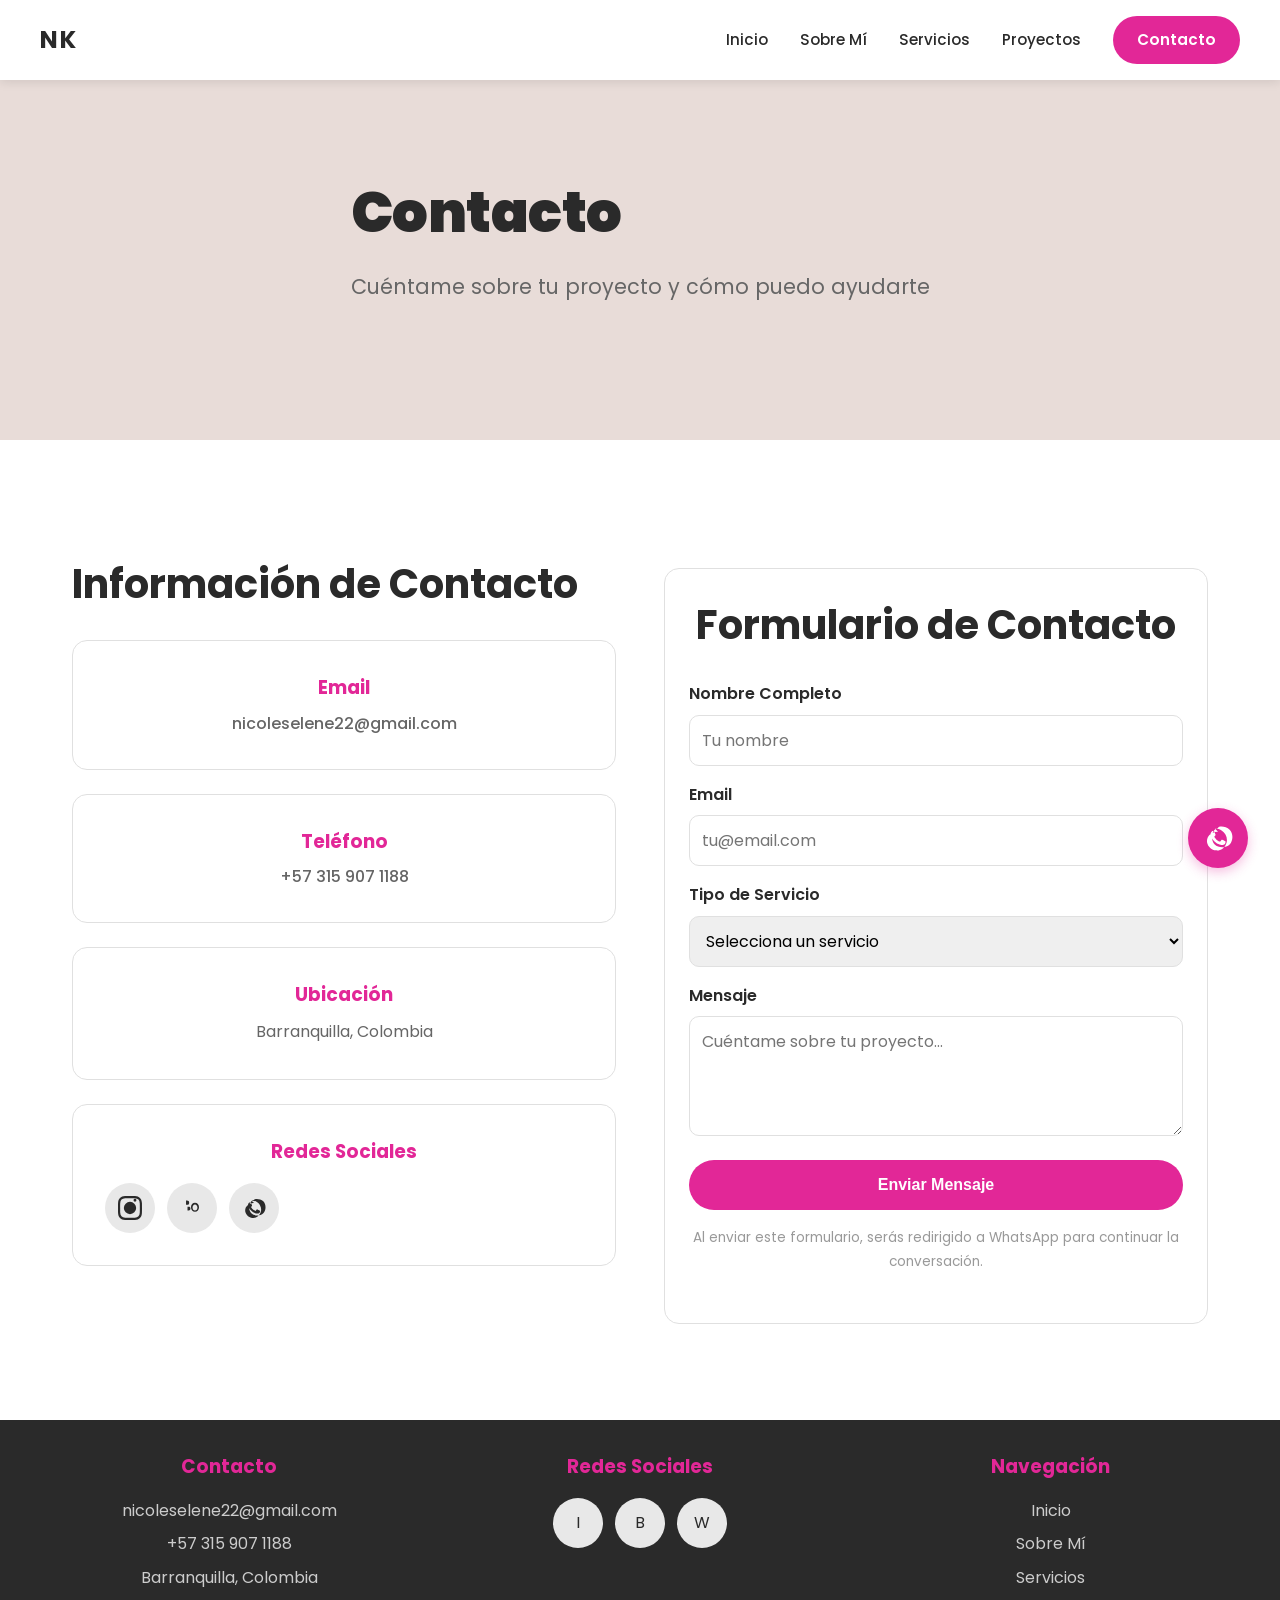
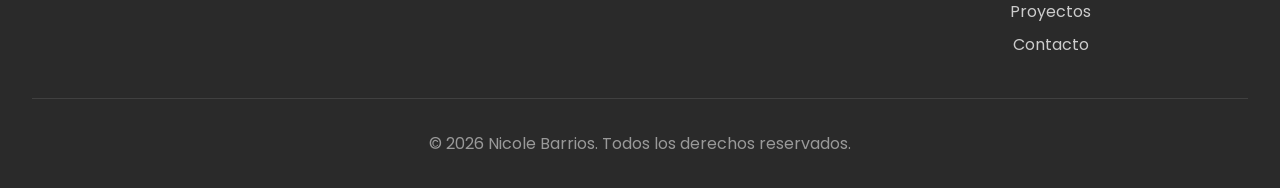
<file: contacto.html>
<!DOCTYPE html>
<html lang="es">
<head>
  <meta charset="UTF-8">
  <meta name="viewport" content="width=device-width, initial-scale=1.0">
  <meta name="description" content="Contacto - Nicole Barrios Diseñadora Gráfica">
  <title>Contacto | Niky - Diseñadora Gráfica</title>
  <link rel="stylesheet" href="styles.css">
  <link rel="preconnect" href="https://fonts.googleapis.com">
  <link rel="preconnect" href="https://fonts.gstatic.com" crossorigin>
  <link href="https://fonts.googleapis.com/css2?family=Poppins:wght@400;500;600;700&display=swap" rel="stylesheet">
</head>
<body>
  <!-- HEADER -->
  <header>
    <div class="header-container">
      <a href="index.html" class="logo">NK</a>
      <nav>
        <a href="index.html">Inicio</a>
        <a href="sobre-mi.html">Sobre Mí</a>
        <a href="servicios.html">Servicios</a>
        <a href="proyectos.html">Proyectos</a>
        <a href="contacto.html" class="btn-contact">Contacto</a>
      </nav>
      <div class="hamburger">
        <span></span>
        <span></span>
        <span></span>
      </div>
    </div>
  </header>

  <!-- MAIN CONTENT -->
  <main>
    <!-- HERO SECTION -->
    <section class="hero" style="min-height: 40vh;">
      <div class="hero-content">
        <h1 class="fade-in">Contacto</h1>
        <p class="fade-in">Cuéntame sobre tu proyecto y cómo puedo ayudarte</p>
      </div>
    </section>

    <!-- CONTACT SECTION -->
    <section class="container fade-in">
      <div style="display: grid; grid-template-columns: 1fr 1fr; gap: 3rem; align-items: start; margin-top: 2rem;">
        <!-- INFORMACIÓN DE CONTACTO -->
        <div class="fade-in">
          <h2 style="text-align: left; margin-bottom: 1.5rem;">Información de Contacto</h2>
          
          <div style="background: white; padding: 2rem; border-radius: 15px; border: 1px solid var(--border-color); margin-bottom: 1.5rem;">
            <h3 style="color: var(--primary); margin-bottom: 0.5rem;">Email</h3>
            <a href="mailto:nicoleselene22@gmail.com" style="color: #666; text-decoration: none; font-weight: 500;">nicoleselene22@gmail.com</a>
          </div>

          <div style="background: white; padding: 2rem; border-radius: 15px; border: 1px solid var(--border-color); margin-bottom: 1.5rem;">
            <h3 style="color: var(--primary); margin-bottom: 0.5rem;">Teléfono</h3>
            <a href="tel:+573159071188" style="color: #666; text-decoration: none; font-weight: 500;">+57 315 907 1188</a>
          </div>

          <div style="background: white; padding: 2rem; border-radius: 15px; border: 1px solid var(--border-color); margin-bottom: 1.5rem;">
            <h3 style="color: var(--primary); margin-bottom: 0.5rem;">Ubicación</h3>
            <p style="color: #666; margin: 0;">Barranquilla, Colombia</p>
          </div>

          <div style="background: white; padding: 2rem; border-radius: 15px; border: 1px solid var(--border-color);">
            <h3 style="color: var(--primary); margin-bottom: 1rem;">Redes Sociales</h3>
            <div class="social-links" style="justify-content: flex-start;">
              <a href="https://www.instagram.com/nikicreative_/" target="_blank" title="Instagram" style="margin: 0;">
                <svg width="20" height="20" viewBox="0 0 24 24" fill="currentColor">
                  <path d="M12 2.163c3.204 0 3.584.012 4.85.07 3.252.148 4.771 1.691 4.919 4.919.058 1.266.069 1.645.069 4.849 0 3.205-.012 3.584-.069 4.849-.149 3.225-1.664 4.771-4.919 4.919-1.266.058-1.644.07-4.85.07-3.204 0-3.584-.012-4.849-.07-3.26-.149-4.771-1.699-4.919-4.92-.058-1.265-.07-1.644-.07-4.849 0-3.204.013-3.583.07-4.849.149-3.227 1.664-4.771 4.919-4.919 1.266-.057 1.645-.069 4.849-.069zm0-2.163c-3.259 0-3.667.014-4.947.072-4.358.2-6.78 2.618-6.98 6.98-.059 1.281-.073 1.689-.073 4.948 0 3.259.014 3.668.072 4.948.2 4.358 2.618 6.78 6.98 6.98 1.281.058 1.689.072 4.948.072 3.259 0 3.668-.014 4.948-.072 4.354-.2 6.782-2.618 6.979-6.98.059-1.28.073-1.689.073-4.948 0-3.259-.014-3.667-.072-4.947-.196-4.354-2.617-6.78-6.979-6.98-1.281-.059-1.69-.073-4.949-.073zM5.838 12a6.162 6.162 0 1112.324 0 6.162 6.162 0 01-12.324 0zM12 16a4 4 0 110-8 4 4 0 010 8zm4.965-10.322a1.44 1.44 0 110-2.881 1.44 1.44 0 010 2.881z"/>
                </svg>
              </a>
              <a href="https://www.behance.net/niki-creative" target="_blank" title="Behance" style="margin: 0;">
                <svg width="20" height="20" viewBox="0 0 24 24" fill="currentColor">
                  <path d="M6.938 4.503c.702 0 1.256.205 1.649.615.393.41.59.973.59 1.69 0 .603-.147 1.073-.44 1.408-.294.335-.72.502-1.278.502H6.02v-4.215h.918zm.568 6.253h1.18c.596 0 1.039.155 1.327.466.288.31.432.776.432 1.398 0 .622-.144 1.088-.432 1.397-.288.31-.731.466-1.327.466h-1.18v-3.727zm7.477-3.954c1.156 0 2.116.406 2.88 1.218.764.812 1.147 1.913 1.147 3.302 0 1.389-.383 2.49-1.147 3.302-.764.812-1.724 1.218-2.88 1.218-1.156 0-2.116-.406-2.88-1.218-.764-.812-1.147-1.913-1.147-3.302 0-1.389.383-2.49 1.147-3.302.764-.812 1.724-1.218 2.88-1.218zm0 1.81c-.699 0-1.279.255-1.74.766-.46.51-.69 1.23-.69 2.158 0 .928.23 1.648.69 2.158.461.511 1.041.766 1.74.766.699 0 1.279-.255 1.74-.766.46-.51.69-1.23.69-2.158 0-.928-.23-1.648-.69-2.158-.461-.511-1.041-.766-1.74-.766z"/>
                </svg>
              </a>
              <a href="https://wa.me/573159071188" target="_blank" title="WhatsApp" style="margin: 0;">
                <svg width="20" height="20" viewBox="0 0 24 24" fill="currentColor">
                  <path d="M17.472 14.382c-.297-.149-1.758-.867-2.03-.967-.273-.099-.471-.148-.67.15-.197.297-.767.966-.94 1.164-.173.199-.347.223-.644.075-.297-.15-1.255-.463-2.39-1.475-.883-.788-1.48-1.761-1.653-2.059-.173-.297-.018-.458.13-.606.134-.133.298-.347.446-.52.149-.174.198-.298.298-.497.099-.198.05-.371-.025-.52-.075-.149-.669-1.612-.916-2.207-.242-.579-.487-.5-.67-.51-.173-.008-.371-.01-.57-.01-.198 0-.52.074-.792.372-.272.297-1.04 1.016-1.04 2.479 0 1.462 1.065 2.875 1.213 3.074.149.198 2.096 3.2 5.076 4.487.709.306 1.262.489 1.694.625.712.227 1.36.195 1.871.118.571-.085 1.758-.719 2.006-1.413.248-.694.248-1.289.173-1.413-.074-.124-.272-.198-.57-.347m-5.421-7.403h-.004a9.87 9.87 0 00-4.869 1.171c-1.493.821-2.771 1.993-3.393 3.408-.624 1.41-.779 2.947-.417 4.411.362 1.465 1.194 2.876 2.459 3.954 1.265 1.078 2.846 1.783 4.59 1.973 1.745.19 3.597-.099 5.177-1.345 1.58-1.246 2.764-3.032 3.29-5.042.526-2.01.236-4.203-.814-6.096-.805-1.528-2.038-2.799-3.505-3.632-1.467-.833-3.133-1.223-4.918-1.102zm0-2.982C12.331 2.359 18.337 2.359 21.304 5.326c2.967 2.967 2.967 8.973 0 11.94-2.967 2.967-8.973 2.967-11.94 0-2.967-2.967-2.967-8.973 0-11.94z"/>
                </svg>
              </a>
            </div>
          </div>
        </div>

        <!-- FORMULARIO DE CONTACTO -->
        <form class="contact-form fade-in">
          <h2 style="text-align: center; margin-bottom: 1.5rem;">Formulario de Contacto</h2>
          
          <div class="form-group">
            <label for="nombre">Nombre Completo</label>
            <input type="text" id="nombre" name="nombre" placeholder="Tu nombre" required>
          </div>

          <div class="form-group">
            <label for="email">Email</label>
            <input type="email" id="email" name="email" placeholder="tu@email.com" required>
          </div>

          <div class="form-group">
            <label for="servicio">Tipo de Servicio</label>
            <select id="servicio" name="servicio" required>
              <option value="">Selecciona un servicio</option>
              <option value="Branding">Branding</option>
              <option value="Diseño Digital">Diseño Digital</option>
              <option value="Diseño Editorial">Diseño Editorial</option>
              <option value="Diseño Web">Diseño Web</option>
              <option value="Ilustración">Ilustración</option>
              <option value="Packaging">Packaging</option>
              <option value="Otro">Otro</option>
            </select>
          </div>

          <div class="form-group">
            <label for="mensaje">Mensaje</label>
            <textarea id="mensaje" name="mensaje" placeholder="Cuéntame sobre tu proyecto..." required></textarea>
          </div>

          <button type="submit" class="btn-submit">Enviar Mensaje</button>
          
          <p style="text-align: center; font-size: 0.85rem; color: #999; margin-top: 1rem;">
            Al enviar este formulario, serás redirigido a WhatsApp para continuar la conversación.
          </p>
        </form>
      </div>
    </section>
  </main>

  <!-- FOOTER -->
  <footer>
    <div class="footer-content">
      <div class="footer-section">
        <h3>Contacto</h3>
        <a href="mailto:nicoleselene22@gmail.com">nicoleselene22@gmail.com</a>
        <a href="tel:+573159071188">+57 315 907 1188</a>
        <a href="#">Barranquilla, Colombia</a>
      </div>
      <div class="footer-section">
        <h3>Redes Sociales</h3>
        <div class="social-links">
          <a href="https://www.instagram.com/nikicreative_/" target="_blank" title="Instagram">I</a>
          <a href="https://www.behance.net/niki-creative" target="_blank" title="Behance">B</a>
          <a href="https://wa.me/573159071188" target="_blank" title="WhatsApp">W</a>
        </div>
      </div>
      <div class="footer-section">
        <h3>Navegación</h3>
        <a href="index.html">Inicio</a>
        <a href="sobre-mi.html">Sobre Mí</a>
        <a href="servicios.html">Servicios</a>
        <a href="proyectos.html">Proyectos</a>
        <a href="contacto.html">Contacto</a>
      </div>
    </div>
    <div class="footer-bottom">
      <p>&copy; 2026 Nicole Barrios. Todos los derechos reservados.</p>
    </div>
  </footer>

  <!-- BOTÓN WHATSAPP FLOTANTE -->
  <a href="https://wa.me/573159071188?text=Hola%20Nicole,%20me%20gustaría%20conocer%20más%20sobre%20tus%20servicios" target="_blank" class="whatsapp-button" title="Contactar por WhatsApp">
    <svg viewBox="0 0 24 24" xmlns="http://www.w3.org/2000/svg">
      <path d="M17.472 14.382c-.297-.149-1.758-.867-2.03-.967-.273-.099-.471-.148-.67.15-.197.297-.767.966-.94 1.164-.173.199-.347.223-.644.075-.297-.15-1.255-.463-2.39-1.475-.883-.788-1.48-1.761-1.653-2.059-.173-.297-.018-.458.13-.606.134-.133.298-.347.446-.52.149-.174.198-.298.298-.497.099-.198.05-.371-.025-.52-.075-.149-.669-1.612-.916-2.207-.242-.579-.487-.5-.67-.51-.173-.008-.371-.01-.57-.01-.198 0-.52.074-.792.372-.272.297-1.04 1.016-1.04 2.479 0 1.462 1.065 2.875 1.213 3.074.149.198 2.096 3.2 5.076 4.487.709.306 1.262.489 1.694.625.712.227 1.36.195 1.871.118.571-.085 1.758-.719 2.006-1.413.248-.694.248-1.289.173-1.413-.074-.124-.272-.198-.57-.347m-5.421-7.403h-.004a9.87 9.87 0 00-4.869 1.171c-1.493.821-2.771 1.993-3.393 3.408-.624 1.41-.779 2.947-.417 4.411.362 1.465 1.194 2.876 2.459 3.954 1.265 1.078 2.846 1.783 4.59 1.973 1.745.19 3.597-.099 5.177-1.345 1.58-1.246 2.764-3.032 3.29-5.042.526-2.01.236-4.203-.814-6.096-.805-1.528-2.038-2.799-3.505-3.632-1.467-.833-3.133-1.223-4.918-1.102zm0-2.982C12.331 2.359 18.337 2.359 21.304 5.326c2.967 2.967 2.967 8.973 0 11.94-2.967 2.967-8.973 2.967-11.94 0-2.967-2.967-2.967-8.973 0-11.94z"/>
    </svg>
  </a>

  <!-- BOTÓN IR ARRIBA -->
  <div class="scroll-to-top">
    <span style="font-size: 1.5rem;">↑</span>
  </div>

  <script src="script.js"></script>
</body>
</html>
</file>
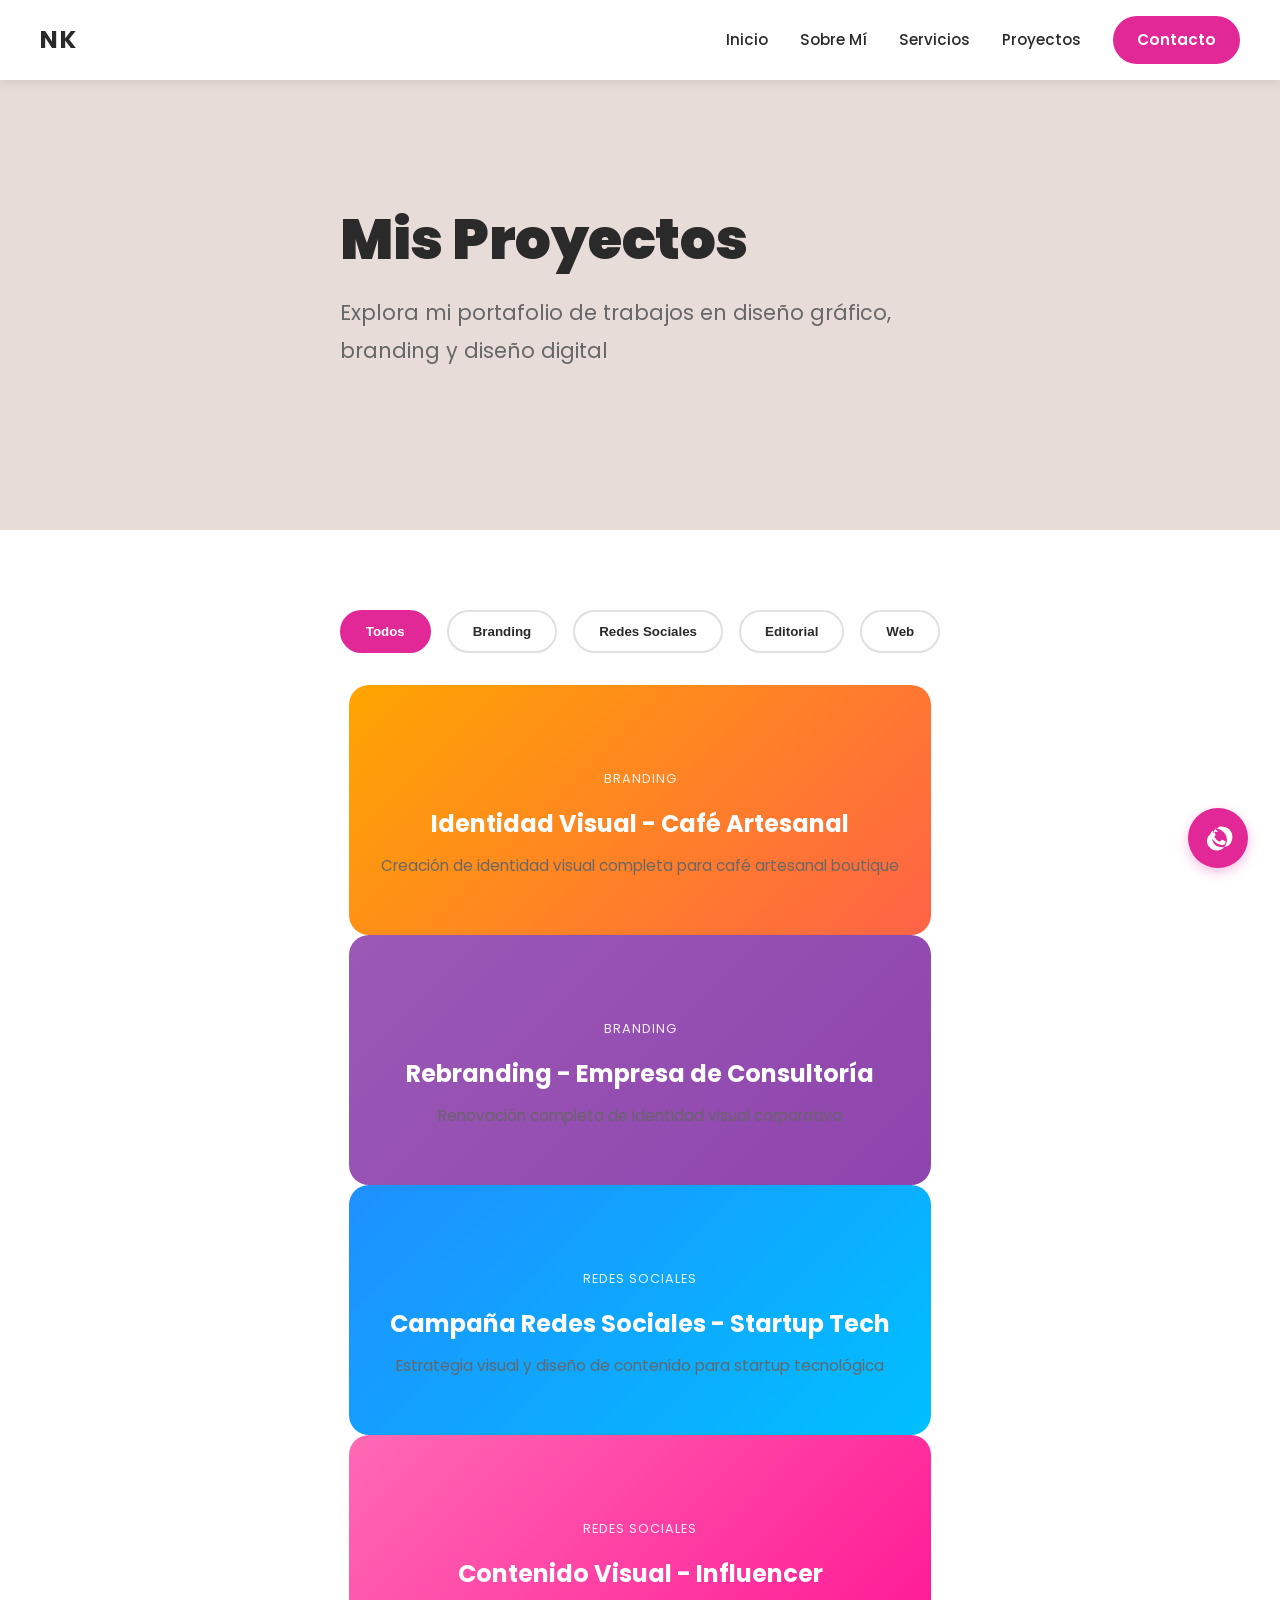
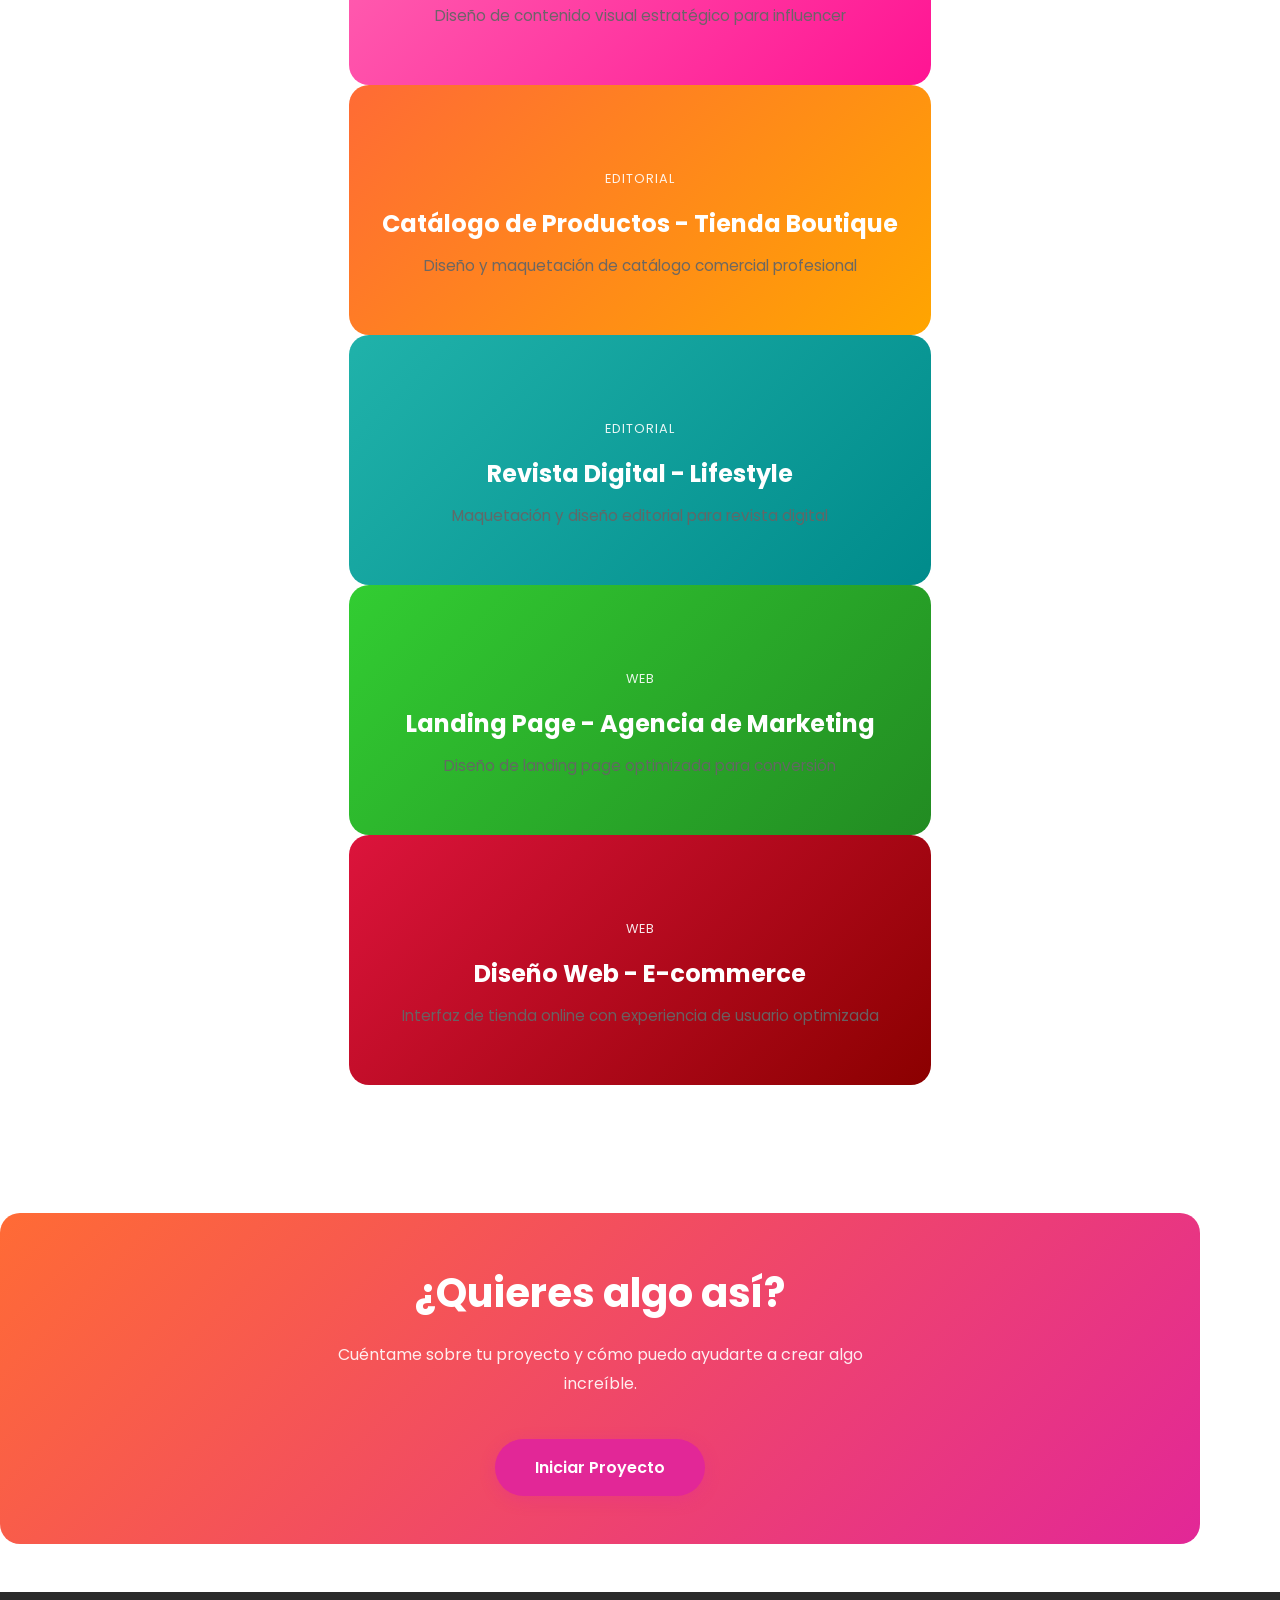
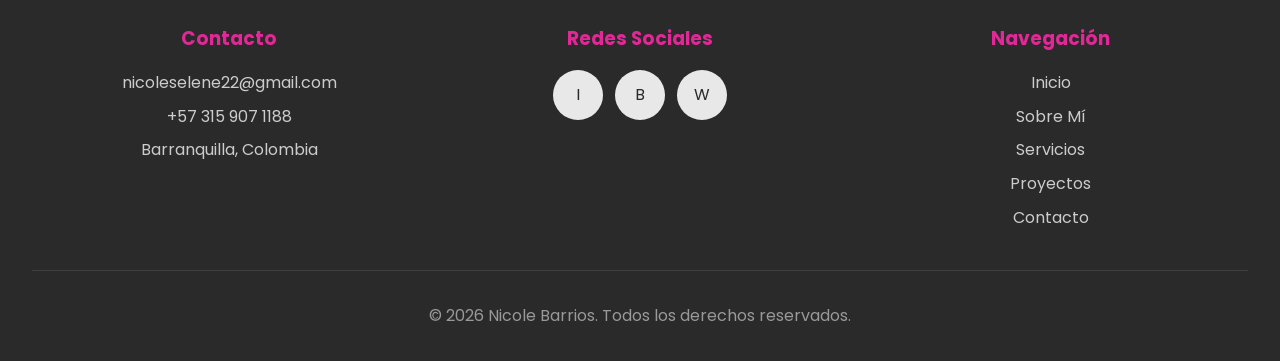
<file: proyectos.html>
<!DOCTYPE html>
<html lang="es">
<head>
  <meta charset="UTF-8">
  <meta name="viewport" content="width=device-width, initial-scale=1.0">
  <meta name="description" content="Proyectos de Nicole Barrios - Diseñadora Gráfica">
  <title>Proyectos | Niky - Diseñadora Gráfica</title>
  <link rel="stylesheet" href="styles.css">
  <link rel="preconnect" href="https://fonts.googleapis.com">
  <link rel="preconnect" href="https://fonts.gstatic.com" crossorigin>
  <link href="https://fonts.googleapis.com/css2?family=Poppins:wght@400;500;600;700&display=swap" rel="stylesheet">
</head>
<body>
  <!-- HEADER -->
  <header>
    <div class="header-container">
      <a href="index.html" class="logo">NK</a>
      <nav>
        <a href="index.html">Inicio</a>
        <a href="sobre-mi.html">Sobre Mí</a>
        <a href="servicios.html">Servicios</a>
        <a href="proyectos.html">Proyectos</a>
        <a href="contacto.html" class="btn-contact">Contacto</a>
      </nav>
      <div class="hamburger">
        <span></span>
        <span></span>
        <span></span>
      </div>
    </div>
  </header>

  <!-- MAIN CONTENT -->
  <main>
    <!-- HERO SECTION -->
    <section class="hero" style="min-height: 50vh;">
      <div class="hero-content">
        <h1 class="fade-in">Mis Proyectos</h1>
        <p class="fade-in">Explora mi portafolio de trabajos en diseño gráfico, branding y diseño digital</p>
      </div>
    </section>

    <!-- FILTROS Y PROYECTOS -->
    <section class="container fade-in">
      <div class="filter-buttons">
        <button class="filter-btn active" data-filter="todos">Todos</button>
        <button class="filter-btn" data-filter="branding">Branding</button>
        <button class="filter-btn" data-filter="redes-sociales">Redes Sociales</button>
        <button class="filter-btn" data-filter="editorial">Editorial</button>
        <button class="filter-btn" data-filter="web">Web</button>
      </div>

      <div class="projects-grid">
        <!-- BRANDING -->
        <div class="project-card fade-in" data-category="branding" style="background: linear-gradient(135deg, #FFA500 0%, #FF6347 100%);">
          <div class="category">Branding</div>
          <h3>Identidad Visual - Café Artesanal</h3>
          <p>Creación de identidad visual completa para café artesanal boutique</p>
        </div>

        <div class="project-card fade-in" data-category="branding" style="background: linear-gradient(135deg, #9B59B6 0%, #8E44AD 100%);">
          <div class="category">Branding</div>
          <h3>Rebranding - Empresa de Consultoría</h3>
          <p>Renovación completa de identidad visual corporativa</p>
        </div>

        <!-- REDES SOCIALES -->
        <div class="project-card fade-in" data-category="redes-sociales" style="background: linear-gradient(135deg, #1E90FF 0%, #00BFFF 100%);">
          <div class="category">Redes Sociales</div>
          <h3>Campaña Redes Sociales - Startup Tech</h3>
          <p>Estrategia visual y diseño de contenido para startup tecnológica</p>
        </div>

        <div class="project-card fade-in" data-category="redes-sociales" style="background: linear-gradient(135deg, #FF69B4 0%, #FF1493 100%);">
          <div class="category">Redes Sociales</div>
          <h3>Contenido Visual - Influencer</h3>
          <p>Diseño de contenido visual estratégico para influencer</p>
        </div>

        <!-- EDITORIAL -->
        <div class="project-card fade-in" data-category="editorial" style="background: linear-gradient(135deg, #FF6B35 0%, #FFA500 100%);">
          <div class="category">Editorial</div>
          <h3>Catálogo de Productos - Tienda Boutique</h3>
          <p>Diseño y maquetación de catálogo comercial profesional</p>
        </div>

        <div class="project-card fade-in" data-category="editorial" style="background: linear-gradient(135deg, #20B2AA 0%, #008B8B 100%);">
          <div class="category">Editorial</div>
          <h3>Revista Digital - Lifestyle</h3>
          <p>Maquetación y diseño editorial para revista digital</p>
        </div>

        <!-- WEB -->
        <div class="project-card fade-in" data-category="web" style="background: linear-gradient(135deg, #32CD32 0%, #228B22 100%);">
          <div class="category">Web</div>
          <h3>Landing Page - Agencia de Marketing</h3>
          <p>Diseño de landing page optimizada para conversión</p>
        </div>

        <div class="project-card fade-in" data-category="web" style="background: linear-gradient(135deg, #DC143C 0%, #8B0000 100%);">
          <div class="category">Web</div>
          <h3>Diseño Web - E-commerce</h3>
          <p>Interfaz de tienda online con experiencia de usuario optimizada</p>
        </div>
      </div>
    </section>

    <!-- CTA FINAL -->
    <section class="container fade-in" style="background: linear-gradient(135deg, #FF6B35 0%, #E22797 100%); color: white; padding: 3rem 2rem; border-radius: 20px; margin: 3rem 0; text-align: center;">
      <h2 style="color: white;">¿Quieres algo así?</h2>
      <p style="color: rgba(255, 255, 255, 0.9);">Cuéntame sobre tu proyecto y cómo puedo ayudarte a crear algo increíble.</p>
      <a href="contacto.html" class="btn btn-primary" style="display: inline-block; margin-top: 1rem;">Iniciar Proyecto</a>
    </section>
  </main>

  <!-- FOOTER -->
  <footer>
    <div class="footer-content">
      <div class="footer-section">
        <h3>Contacto</h3>
        <a href="mailto:nicoleselene22@gmail.com">nicoleselene22@gmail.com</a>
        <a href="tel:+573159071188">+57 315 907 1188</a>
        <a href="#">Barranquilla, Colombia</a>
      </div>
      <div class="footer-section">
        <h3>Redes Sociales</h3>
        <div class="social-links">
          <a href="https://www.instagram.com/nikicreative_/" target="_blank" title="Instagram">I</a>
          <a href="https://www.behance.net/niki-creative" target="_blank" title="Behance">B</a>
          <a href="https://wa.me/573159071188" target="_blank" title="WhatsApp">W</a>
        </div>
      </div>
      <div class="footer-section">
        <h3>Navegación</h3>
        <a href="index.html">Inicio</a>
        <a href="sobre-mi.html">Sobre Mí</a>
        <a href="servicios.html">Servicios</a>
        <a href="proyectos.html">Proyectos</a>
        <a href="contacto.html">Contacto</a>
      </div>
    </div>
    <div class="footer-bottom">
      <p>&copy; 2026 Nicole Barrios. Todos los derechos reservados.</p>
    </div>
  </footer>

  <!-- BOTÓN WHATSAPP FLOTANTE -->
  <a href="https://wa.me/573159071188?text=Hola%20Nicole,%20me%20gustaría%20conocer%20más%20sobre%20tus%20servicios" target="_blank" class="whatsapp-button" title="Contactar por WhatsApp">
    <svg viewBox="0 0 24 24" xmlns="http://www.w3.org/2000/svg">
      <path d="M17.472 14.382c-.297-.149-1.758-.867-2.03-.967-.273-.099-.471-.148-.67.15-.197.297-.767.966-.94 1.164-.173.199-.347.223-.644.075-.297-.15-1.255-.463-2.39-1.475-.883-.788-1.48-1.761-1.653-2.059-.173-.297-.018-.458.13-.606.134-.133.298-.347.446-.52.149-.174.198-.298.298-.497.099-.198.05-.371-.025-.52-.075-.149-.669-1.612-.916-2.207-.242-.579-.487-.5-.67-.51-.173-.008-.371-.01-.57-.01-.198 0-.52.074-.792.372-.272.297-1.04 1.016-1.04 2.479 0 1.462 1.065 2.875 1.213 3.074.149.198 2.096 3.2 5.076 4.487.709.306 1.262.489 1.694.625.712.227 1.36.195 1.871.118.571-.085 1.758-.719 2.006-1.413.248-.694.248-1.289.173-1.413-.074-.124-.272-.198-.57-.347m-5.421-7.403h-.004a9.87 9.87 0 00-4.869 1.171c-1.493.821-2.771 1.993-3.393 3.408-.624 1.41-.779 2.947-.417 4.411.362 1.465 1.194 2.876 2.459 3.954 1.265 1.078 2.846 1.783 4.59 1.973 1.745.19 3.597-.099 5.177-1.345 1.58-1.246 2.764-3.032 3.29-5.042.526-2.01.236-4.203-.814-6.096-.805-1.528-2.038-2.799-3.505-3.632-1.467-.833-3.133-1.223-4.918-1.102zm0-2.982C12.331 2.359 18.337 2.359 21.304 5.326c2.967 2.967 2.967 8.973 0 11.94-2.967 2.967-8.973 2.967-11.94 0-2.967-2.967-2.967-8.973 0-11.94z"/>
    </svg>
  </a>

  <!-- BOTÓN IR ARRIBA -->
  <div class="scroll-to-top">
    <span style="font-size: 1.5rem;">↑</span>
  </div>

  <script src="script.js"></script>
</body>
</html>
</file>
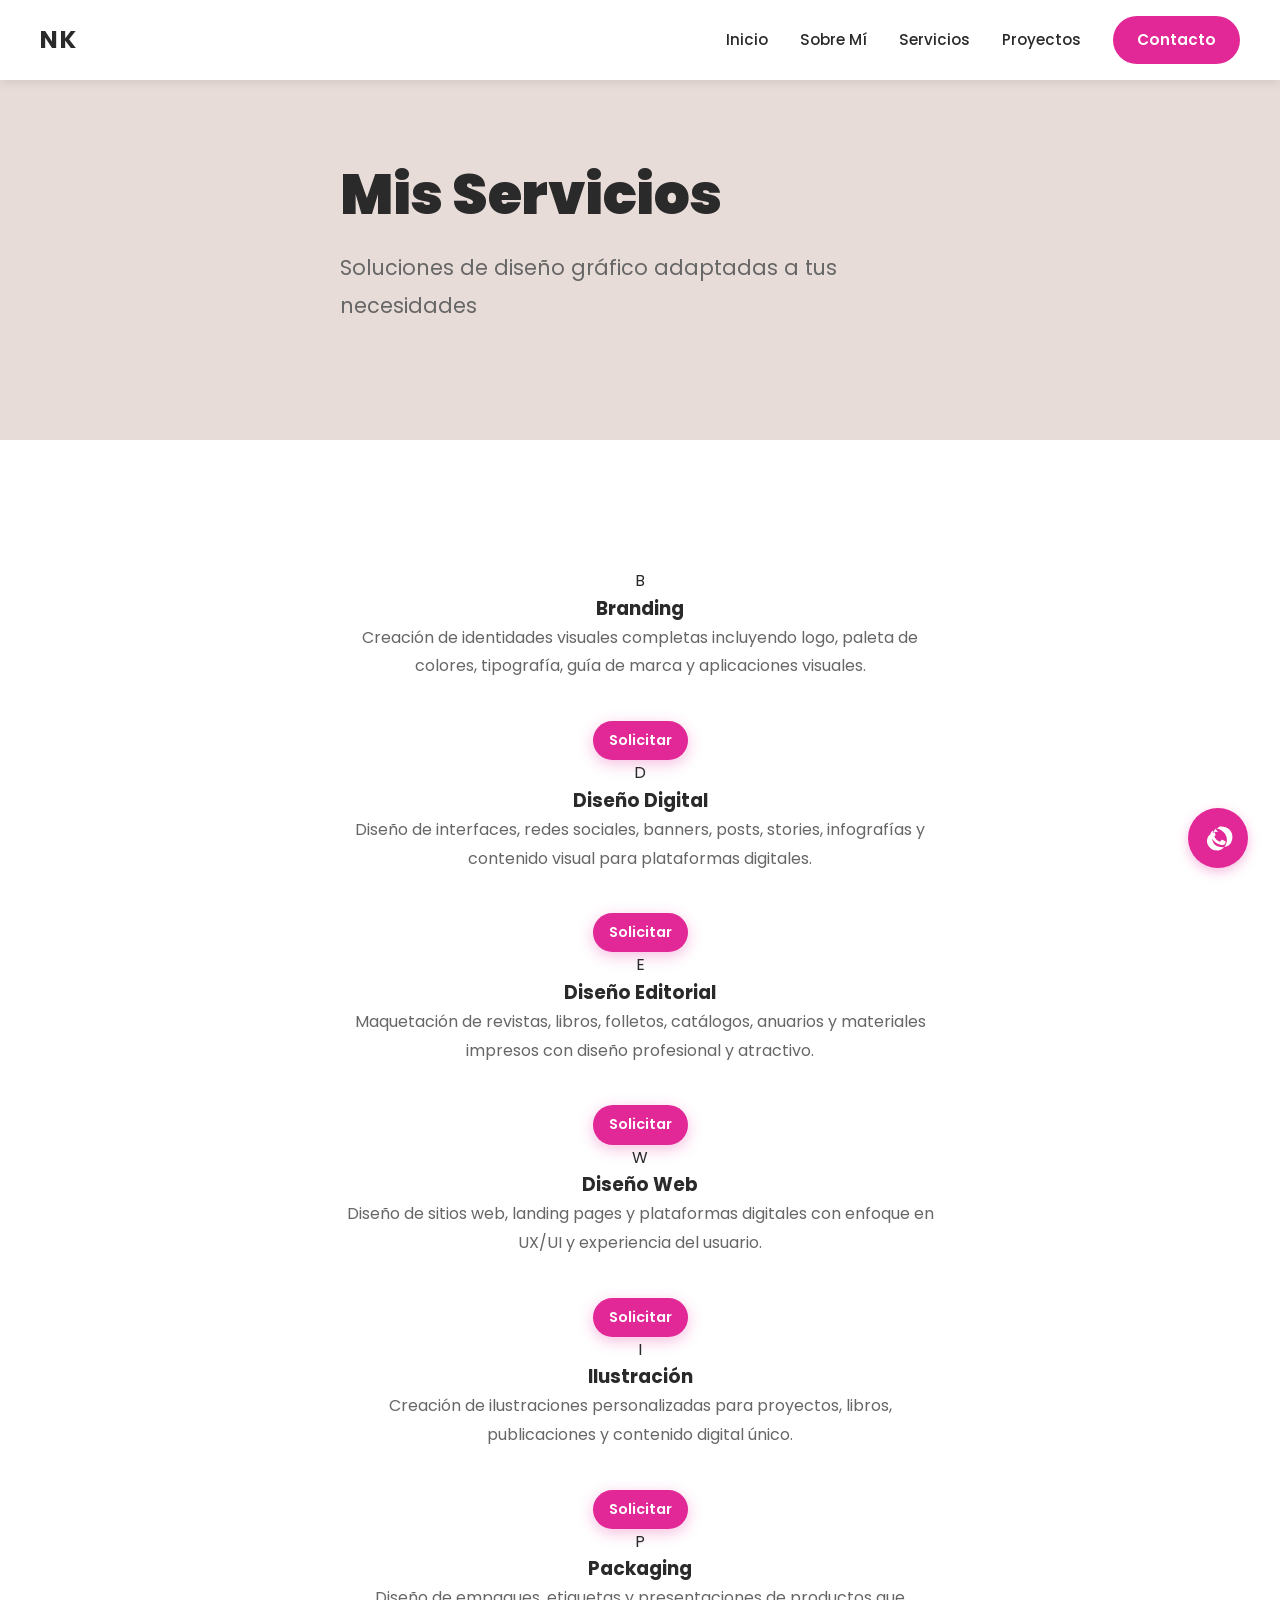
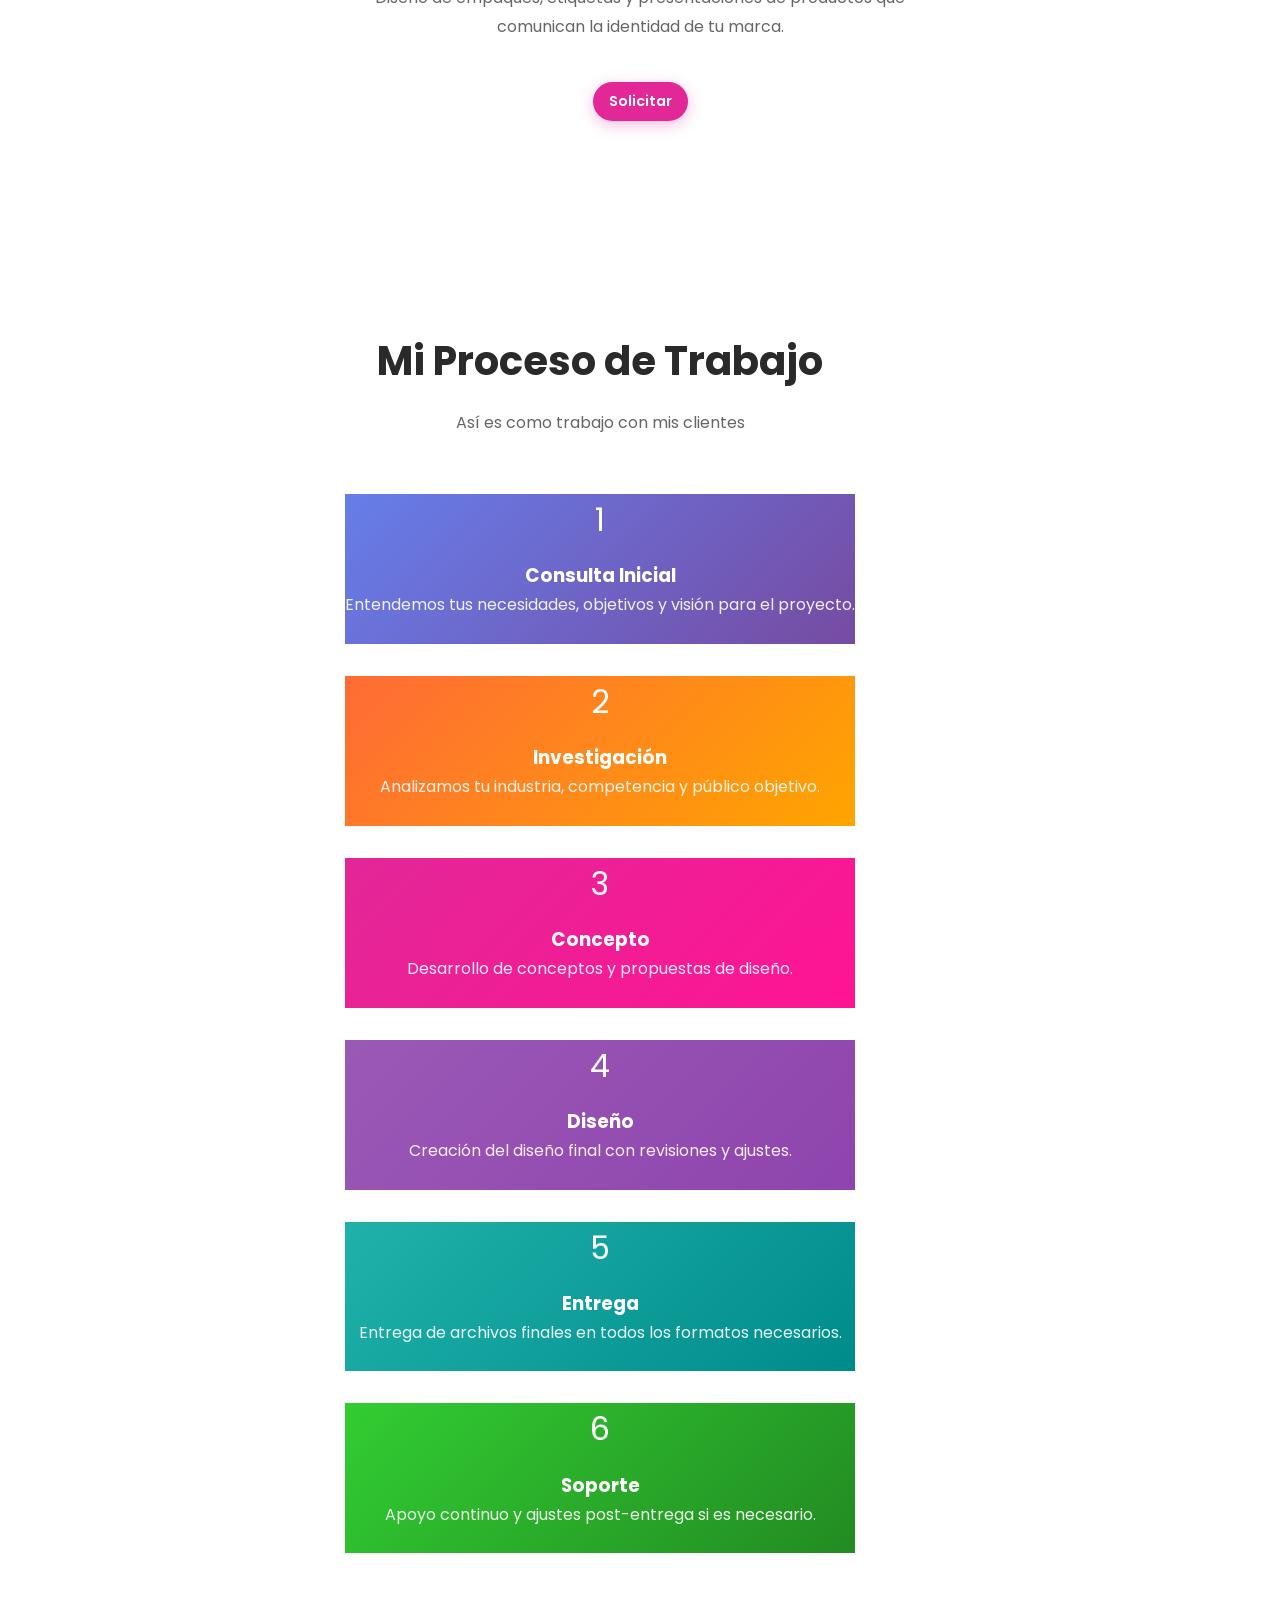
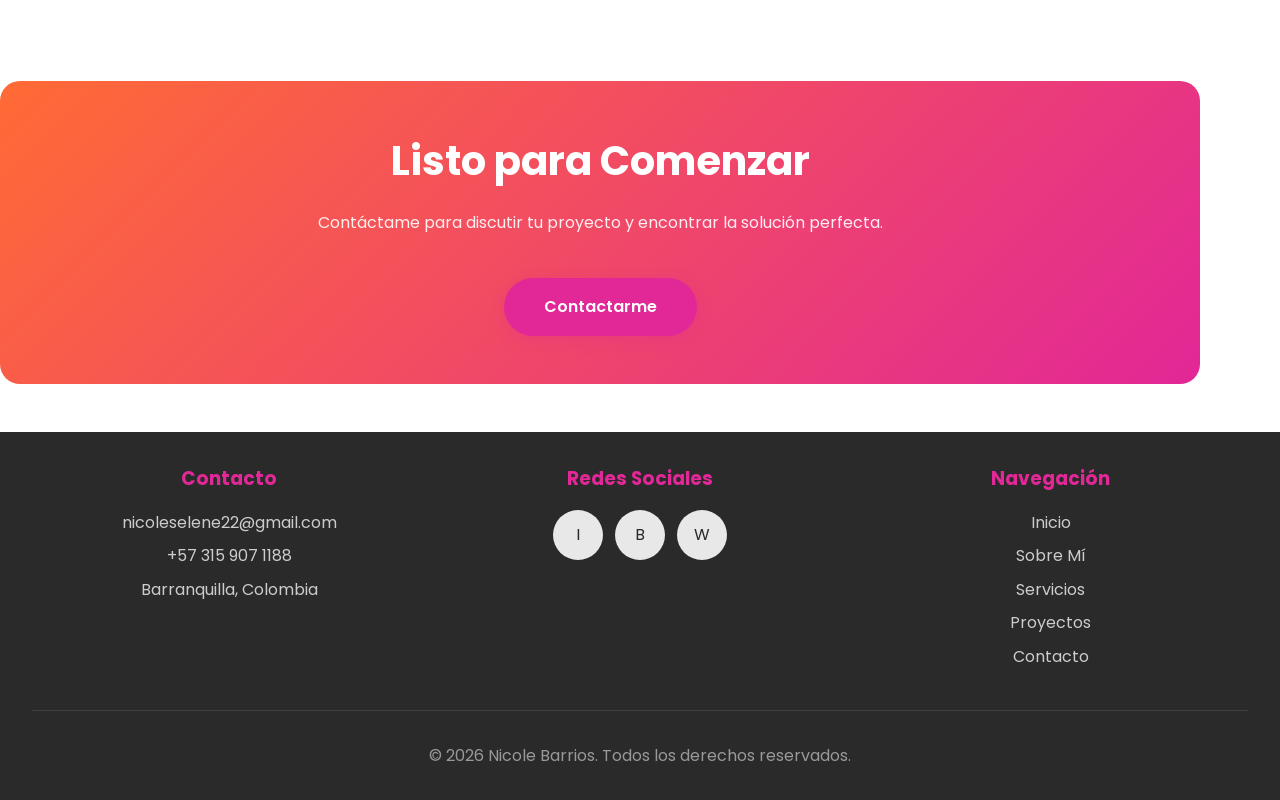
<file: servicios.html>
<!DOCTYPE html>
<html lang="es">
<head>
  <meta charset="UTF-8">
  <meta name="viewport" content="width=device-width, initial-scale=1.0">
  <meta name="description" content="Servicios de Nicole Barrios - Diseñadora Gráfica">
  <title>Servicios | Niky - Diseñadora Gráfica</title>
  <link rel="stylesheet" href="styles.css">
  <link rel="preconnect" href="https://fonts.googleapis.com">
  <link rel="preconnect" href="https://fonts.gstatic.com" crossorigin>
  <link href="https://fonts.googleapis.com/css2?family=Poppins:wght@400;500;600;700&display=swap" rel="stylesheet">
</head>
<body>
  <!-- HEADER -->
  <header>
    <div class="header-container">
      <a href="index.html" class="logo">NK</a>
      <nav>
        <a href="index.html">Inicio</a>
        <a href="sobre-mi.html">Sobre Mí</a>
        <a href="servicios.html">Servicios</a>
        <a href="proyectos.html">Proyectos</a>
        <a href="contacto.html" class="btn-contact">Contacto</a>
      </nav>
      <div class="hamburger">
        <span></span>
        <span></span>
        <span></span>
      </div>
    </div>
  </header>

  <!-- MAIN CONTENT -->
  <main>
    <!-- HERO SECTION -->
    <section class="hero" style="min-height: 40vh;">
      <div class="hero-content">
        <h1 class="fade-in">Mis Servicios</h1>
        <p class="fade-in">Soluciones de diseño gráfico adaptadas a tus necesidades</p>
      </div>
    </section>

    <!-- SERVICIOS DETALLADOS -->
    <section class="container fade-in">
      <div class="services-grid" style="margin-top: 3rem;">
        <div class="service-card fade-in">
          <div class="service-icon">B</div>
          <h3>Branding</h3>
          <p>Creación de identidades visuales completas incluyendo logo, paleta de colores, tipografía, guía de marca y aplicaciones visuales.</p>
          <a href="contacto.html" class="btn btn-primary" style="display: inline-block; margin-top: 1rem; font-size: 0.9rem; padding: 0.5rem 1rem;">Solicitar</a>
        </div>

        <div class="service-card fade-in">
          <div class="service-icon">D</div>
          <h3>Diseño Digital</h3>
          <p>Diseño de interfaces, redes sociales, banners, posts, stories, infografías y contenido visual para plataformas digitales.</p>
          <a href="contacto.html" class="btn btn-primary" style="display: inline-block; margin-top: 1rem; font-size: 0.9rem; padding: 0.5rem 1rem;">Solicitar</a>
        </div>

        <div class="service-card fade-in">
          <div class="service-icon">E</div>
          <h3>Diseño Editorial</h3>
          <p>Maquetación de revistas, libros, folletos, catálogos, anuarios y materiales impresos con diseño profesional y atractivo.</p>
          <a href="contacto.html" class="btn btn-primary" style="display: inline-block; margin-top: 1rem; font-size: 0.9rem; padding: 0.5rem 1rem;">Solicitar</a>
        </div>

        <div class="service-card fade-in">
          <div class="service-icon">W</div>
          <h3>Diseño Web</h3>
          <p>Diseño de sitios web, landing pages y plataformas digitales con enfoque en UX/UI y experiencia del usuario.</p>
          <a href="contacto.html" class="btn btn-primary" style="display: inline-block; margin-top: 1rem; font-size: 0.9rem; padding: 0.5rem 1rem;">Solicitar</a>
        </div>

        <div class="service-card fade-in">
          <div class="service-icon">I</div>
          <h3>Ilustración</h3>
          <p>Creación de ilustraciones personalizadas para proyectos, libros, publicaciones y contenido digital único.</p>
          <a href="contacto.html" class="btn btn-primary" style="display: inline-block; margin-top: 1rem; font-size: 0.9rem; padding: 0.5rem 1rem;">Solicitar</a>
        </div>

        <div class="service-card fade-in">
          <div class="service-icon">P</div>
          <h3>Packaging</h3>
          <p>Diseño de empaques, etiquetas y presentaciones de productos que comunican la identidad de tu marca.</p>
          <a href="contacto.html" class="btn btn-primary" style="display: inline-block; margin-top: 1rem; font-size: 0.9rem; padding: 0.5rem 1rem;">Solicitar</a>
        </div>
      </div>
    </section>

    <!-- PROCESO DE TRABAJO -->
    <section class="container fade-in" style="margin: 3rem 0;">
      <h2>Mi Proceso de Trabajo</h2>
      <p>Así es como trabajo con mis clientes</p>
      
      <div style="display: grid; grid-template-columns: repeat(auto-fit, minmax(250px, 1fr)); gap: 2rem; margin-top: 2rem;">
        <div class="service-card fade-in" style="background: linear-gradient(135deg, #667eea 0%, #764ba2 100%); color: white;">
          <div style="font-size: 2rem; margin-bottom: 1rem;">1</div>
          <h3 style="color: white;">Consulta Inicial</h3>
          <p style="color: rgba(255, 255, 255, 0.9);">Entendemos tus necesidades, objetivos y visión para el proyecto.</p>
        </div>

        <div class="service-card fade-in" style="background: linear-gradient(135deg, #FF6B35 0%, #FFA500 100%); color: white;">
          <div style="font-size: 2rem; margin-bottom: 1rem;">2</div>
          <h3 style="color: white;">Investigación</h3>
          <p style="color: rgba(255, 255, 255, 0.9);">Analizamos tu industria, competencia y público objetivo.</p>
        </div>

        <div class="service-card fade-in" style="background: linear-gradient(135deg, #E22797 0%, #FF1493 100%); color: white;">
          <div style="font-size: 2rem; margin-bottom: 1rem;">3</div>
          <h3 style="color: white;">Concepto</h3>
          <p style="color: rgba(255, 255, 255, 0.9);">Desarrollo de conceptos y propuestas de diseño.</p>
        </div>

        <div class="service-card fade-in" style="background: linear-gradient(135deg, #9B59B6 0%, #8E44AD 100%); color: white;">
          <div style="font-size: 2rem; margin-bottom: 1rem;">4</div>
          <h3 style="color: white;">Diseño</h3>
          <p style="color: rgba(255, 255, 255, 0.9);">Creación del diseño final con revisiones y ajustes.</p>
        </div>

        <div class="service-card fade-in" style="background: linear-gradient(135deg, #20B2AA 0%, #008B8B 100%); color: white;">
          <div style="font-size: 2rem; margin-bottom: 1rem;">5</div>
          <h3 style="color: white;">Entrega</h3>
          <p style="color: rgba(255, 255, 255, 0.9);">Entrega de archivos finales en todos los formatos necesarios.</p>
        </div>

        <div class="service-card fade-in" style="background: linear-gradient(135deg, #32CD32 0%, #228B22 100%); color: white;">
          <div style="font-size: 2rem; margin-bottom: 1rem;">6</div>
          <h3 style="color: white;">Soporte</h3>
          <p style="color: rgba(255, 255, 255, 0.9);">Apoyo continuo y ajustes post-entrega si es necesario.</p>
        </div>
      </div>
    </section>

    <!-- CTA FINAL -->
    <section class="container fade-in" style="background: linear-gradient(135deg, #FF6B35 0%, #E22797 100%); color: white; padding: 3rem 2rem; border-radius: 20px; margin: 3rem 0; text-align: center;">
      <h2 style="color: white;">Listo para Comenzar</h2>
      <p style="color: rgba(255, 255, 255, 0.9);">Contáctame para discutir tu proyecto y encontrar la solución perfecta.</p>
      <a href="contacto.html" class="btn btn-primary" style="display: inline-block; margin-top: 1rem;">Contactarme</a>
    </section>
  </main>

  <!-- FOOTER -->
  <footer>
    <div class="footer-content">
      <div class="footer-section">
        <h3>Contacto</h3>
        <a href="mailto:nicoleselene22@gmail.com">nicoleselene22@gmail.com</a>
        <a href="tel:+573159071188">+57 315 907 1188</a>
        <a href="#">Barranquilla, Colombia</a>
      </div>
      <div class="footer-section">
        <h3>Redes Sociales</h3>
        <div class="social-links">
          <a href="https://www.instagram.com/nikicreative_/" target="_blank" title="Instagram">I</a>
          <a href="https://www.behance.net/niki-creative" target="_blank" title="Behance">B</a>
          <a href="https://wa.me/573159071188" target="_blank" title="WhatsApp">W</a>
        </div>
      </div>
      <div class="footer-section">
        <h3>Navegación</h3>
        <a href="index.html">Inicio</a>
        <a href="sobre-mi.html">Sobre Mí</a>
        <a href="servicios.html">Servicios</a>
        <a href="proyectos.html">Proyectos</a>
        <a href="contacto.html">Contacto</a>
      </div>
    </div>
    <div class="footer-bottom">
      <p>&copy; 2026 Nicole Barrios. Todos los derechos reservados.</p>
    </div>
  </footer>

  <!-- BOTÓN WHATSAPP FLOTANTE -->
  <a href="https://wa.me/573159071188?text=Hola%20Nicole,%20me%20gustaría%20conocer%20más%20sobre%20tus%20servicios" target="_blank" class="whatsapp-button" title="Contactar por WhatsApp">
    <svg viewBox="0 0 24 24" xmlns="http://www.w3.org/2000/svg">
      <path d="M17.472 14.382c-.297-.149-1.758-.867-2.03-.967-.273-.099-.471-.148-.67.15-.197.297-.767.966-.94 1.164-.173.199-.347.223-.644.075-.297-.15-1.255-.463-2.39-1.475-.883-.788-1.48-1.761-1.653-2.059-.173-.297-.018-.458.13-.606.134-.133.298-.347.446-.52.149-.174.198-.298.298-.497.099-.198.05-.371-.025-.52-.075-.149-.669-1.612-.916-2.207-.242-.579-.487-.5-.67-.51-.173-.008-.371-.01-.57-.01-.198 0-.52.074-.792.372-.272.297-1.04 1.016-1.04 2.479 0 1.462 1.065 2.875 1.213 3.074.149.198 2.096 3.2 5.076 4.487.709.306 1.262.489 1.694.625.712.227 1.36.195 1.871.118.571-.085 1.758-.719 2.006-1.413.248-.694.248-1.289.173-1.413-.074-.124-.272-.198-.57-.347m-5.421-7.403h-.004a9.87 9.87 0 00-4.869 1.171c-1.493.821-2.771 1.993-3.393 3.408-.624 1.41-.779 2.947-.417 4.411.362 1.465 1.194 2.876 2.459 3.954 1.265 1.078 2.846 1.783 4.59 1.973 1.745.19 3.597-.099 5.177-1.345 1.58-1.246 2.764-3.032 3.29-5.042.526-2.01.236-4.203-.814-6.096-.805-1.528-2.038-2.799-3.505-3.632-1.467-.833-3.133-1.223-4.918-1.102zm0-2.982C12.331 2.359 18.337 2.359 21.304 5.326c2.967 2.967 2.967 8.973 0 11.94-2.967 2.967-8.973 2.967-11.94 0-2.967-2.967-2.967-8.973 0-11.94z"/>
    </svg>
  </a>

  <!-- BOTÓN IR ARRIBA -->
  <div class="scroll-to-top">
    <span style="font-size: 1.5rem;">↑</span>
  </div>

  <script src="script.js"></script>
</body>
</html>
</file>
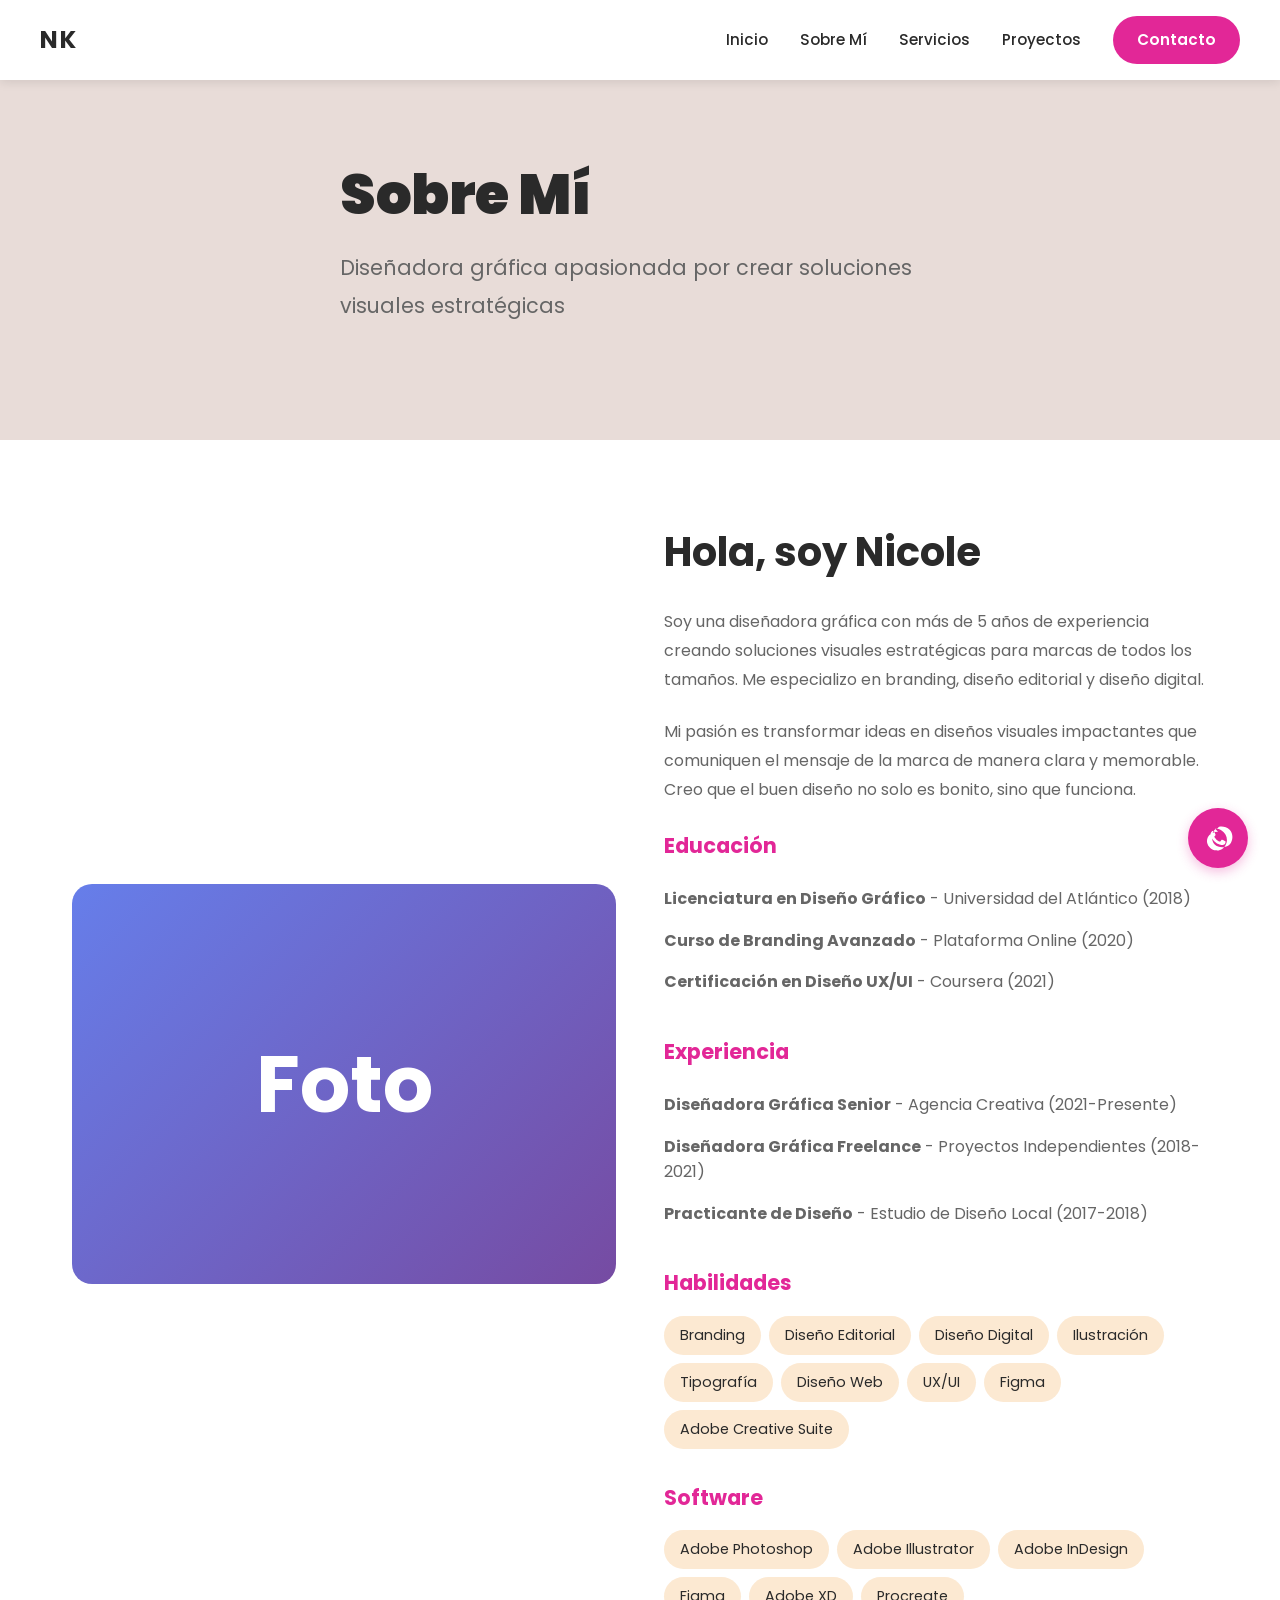
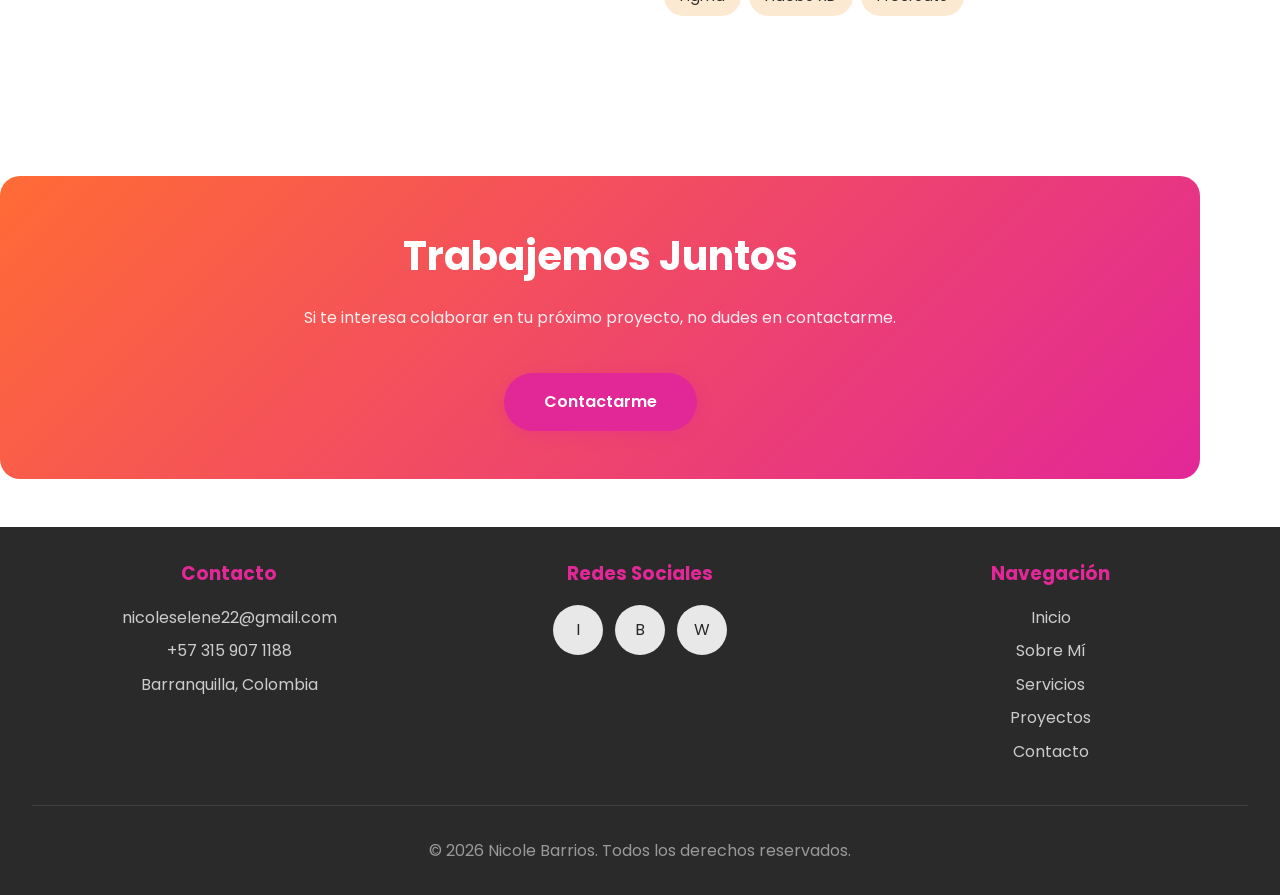
<file: sobre-mi.html>
<!DOCTYPE html>
<html lang="es">
<head>
  <meta charset="UTF-8">
  <meta name="viewport" content="width=device-width, initial-scale=1.0">
  <meta name="description" content="Sobre Nicole Barrios - Diseñadora Gráfica">
  <title>Sobre Mí | Niky - Diseñadora Gráfica</title>
  <link rel="stylesheet" href="styles.css">
  <link rel="preconnect" href="https://fonts.googleapis.com">
  <link rel="preconnect" href="https://fonts.gstatic.com" crossorigin>
  <link href="https://fonts.googleapis.com/css2?family=Poppins:wght@400;500;600;700&display=swap" rel="stylesheet">
</head>
<body>
  <!-- HEADER -->
  <header>
    <div class="header-container">
      <a href="index.html" class="logo">NK</a>
      <nav>
        <a href="index.html">Inicio</a>
        <a href="sobre-mi.html">Sobre Mí</a>
        <a href="servicios.html">Servicios</a>
        <a href="proyectos.html">Proyectos</a>
        <a href="contacto.html" class="btn-contact">Contacto</a>
      </nav>
      <div class="hamburger">
        <span></span>
        <span></span>
        <span></span>
      </div>
    </div>
  </header>

  <!-- MAIN CONTENT -->
  <main>
    <!-- HERO SECTION -->
    <section class="hero" style="min-height: 40vh;">
      <div class="hero-content">
        <h1 class="fade-in">Sobre Mí</h1>
        <p class="fade-in">Diseñadora gráfica apasionada por crear soluciones visuales estratégicas</p>
      </div>
    </section>

    <!-- ABOUT SECTION -->
    <section class="container fade-in">
      <div class="about-section">
        <div class="about-image">
          <div style="width: 100%; height: 400px; background: linear-gradient(135deg, #667eea 0%, #764ba2 100%); border-radius: 20px; display: flex; align-items: center; justify-content: center; color: white; font-size: 5rem; font-weight: 700;">
            Foto
          </div>
        </div>
        <div class="about-content">
          <h2>Hola, soy Nicole</h2>
          <p>Soy una diseñadora gráfica con más de 5 años de experiencia creando soluciones visuales estratégicas para marcas de todos los tamaños. Me especializo en branding, diseño editorial y diseño digital.</p>
          <p>Mi pasión es transformar ideas en diseños visuales impactantes que comuniquen el mensaje de la marca de manera clara y memorable. Creo que el buen diseño no solo es bonito, sino que funciona.</p>

          <div class="about-subsection">
            <h3>Educación</h3>
            <ul>
              <li><strong>Licenciatura en Diseño Gráfico</strong> - Universidad del Atlántico (2018)</li>
              <li><strong>Curso de Branding Avanzado</strong> - Plataforma Online (2020)</li>
              <li><strong>Certificación en Diseño UX/UI</strong> - Coursera (2021)</li>
            </ul>
          </div>

          <div class="about-subsection">
            <h3>Experiencia</h3>
            <ul>
              <li><strong>Diseñadora Gráfica Senior</strong> - Agencia Creativa (2021-Presente)</li>
              <li><strong>Diseñadora Gráfica Freelance</strong> - Proyectos Independientes (2018-2021)</li>
              <li><strong>Practicante de Diseño</strong> - Estudio de Diseño Local (2017-2018)</li>
            </ul>
          </div>

          <div class="about-subsection">
            <h3>Habilidades</h3>
            <div class="skills-tags">
              <span class="skill-tag">Branding</span>
              <span class="skill-tag">Diseño Editorial</span>
              <span class="skill-tag">Diseño Digital</span>
              <span class="skill-tag">Ilustración</span>
              <span class="skill-tag">Tipografía</span>
              <span class="skill-tag">Diseño Web</span>
              <span class="skill-tag">UX/UI</span>
              <span class="skill-tag">Figma</span>
              <span class="skill-tag">Adobe Creative Suite</span>
            </div>
          </div>

          <div class="about-subsection">
            <h3>Software</h3>
            <div class="skills-tags">
              <span class="skill-tag">Adobe Photoshop</span>
              <span class="skill-tag">Adobe Illustrator</span>
              <span class="skill-tag">Adobe InDesign</span>
              <span class="skill-tag">Figma</span>
              <span class="skill-tag">Adobe XD</span>
              <span class="skill-tag">Procreate</span>
            </div>
          </div>
        </div>
      </div>
    </section>

    <!-- CTA -->
    <section class="container fade-in" style="background: linear-gradient(135deg, #FF6B35 0%, #E22797 100%); color: white; padding: 3rem 2rem; border-radius: 20px; margin: 3rem 0; text-align: center;">
      <h2 style="color: white;">Trabajemos Juntos</h2>
      <p style="color: rgba(255, 255, 255, 0.9);">Si te interesa colaborar en tu próximo proyecto, no dudes en contactarme.</p>
      <a href="contacto.html" class="btn btn-primary" style="display: inline-block; margin-top: 1rem;">Contactarme</a>
    </section>
  </main>

  <!-- FOOTER -->
  <footer>
    <div class="footer-content">
      <div class="footer-section">
        <h3>Contacto</h3>
        <a href="mailto:nicoleselene22@gmail.com">nicoleselene22@gmail.com</a>
        <a href="tel:+573159071188">+57 315 907 1188</a>
        <a href="#">Barranquilla, Colombia</a>
      </div>
      <div class="footer-section">
        <h3>Redes Sociales</h3>
        <div class="social-links">
          <a href="https://www.instagram.com/nikicreative_/" target="_blank" title="Instagram">I</a>
          <a href="https://www.behance.net/niki-creative" target="_blank" title="Behance">B</a>
          <a href="https://wa.me/573159071188" target="_blank" title="WhatsApp">W</a>
        </div>
      </div>
      <div class="footer-section">
        <h3>Navegación</h3>
        <a href="index.html">Inicio</a>
        <a href="sobre-mi.html">Sobre Mí</a>
        <a href="servicios.html">Servicios</a>
        <a href="proyectos.html">Proyectos</a>
        <a href="contacto.html">Contacto</a>
      </div>
    </div>
    <div class="footer-bottom">
      <p>&copy; 2026 Nicole Barrios. Todos los derechos reservados.</p>
    </div>
  </footer>

  <!-- BOTÓN WHATSAPP FLOTANTE -->
  <a href="https://wa.me/573159071188?text=Hola%20Nicole,%20me%20gustaría%20conocer%20más%20sobre%20tus%20servicios" target="_blank" class="whatsapp-button" title="Contactar por WhatsApp">
    <svg viewBox="0 0 24 24" xmlns="http://www.w3.org/2000/svg">
      <path d="M17.472 14.382c-.297-.149-1.758-.867-2.03-.967-.273-.099-.471-.148-.67.15-.197.297-.767.966-.94 1.164-.173.199-.347.223-.644.075-.297-.15-1.255-.463-2.39-1.475-.883-.788-1.48-1.761-1.653-2.059-.173-.297-.018-.458.13-.606.134-.133.298-.347.446-.52.149-.174.198-.298.298-.497.099-.198.05-.371-.025-.52-.075-.149-.669-1.612-.916-2.207-.242-.579-.487-.5-.67-.51-.173-.008-.371-.01-.57-.01-.198 0-.52.074-.792.372-.272.297-1.04 1.016-1.04 2.479 0 1.462 1.065 2.875 1.213 3.074.149.198 2.096 3.2 5.076 4.487.709.306 1.262.489 1.694.625.712.227 1.36.195 1.871.118.571-.085 1.758-.719 2.006-1.413.248-.694.248-1.289.173-1.413-.074-.124-.272-.198-.57-.347m-5.421-7.403h-.004a9.87 9.87 0 00-4.869 1.171c-1.493.821-2.771 1.993-3.393 3.408-.624 1.41-.779 2.947-.417 4.411.362 1.465 1.194 2.876 2.459 3.954 1.265 1.078 2.846 1.783 4.59 1.973 1.745.19 3.597-.099 5.177-1.345 1.58-1.246 2.764-3.032 3.29-5.042.526-2.01.236-4.203-.814-6.096-.805-1.528-2.038-2.799-3.505-3.632-1.467-.833-3.133-1.223-4.918-1.102zm0-2.982C12.331 2.359 18.337 2.359 21.304 5.326c2.967 2.967 2.967 8.973 0 11.94-2.967 2.967-8.973 2.967-11.94 0-2.967-2.967-2.967-8.973 0-11.94z"/>
    </svg>
  </a>

  <!-- BOTÓN IR ARRIBA -->
  <div class="scroll-to-top">
    <span style="font-size: 1.5rem;">↑</span>
  </div>

  <script src="script.js"></script>
</body>
</html>
</file>
<file: styles.css>
/* ===== VARIABLES DE COLOR ===== */
:root {
  --primary: #E22797;
  --secondary: #FF6B35;
  --accent: #9B59B6;
  --light-cream: #FCE9D2;
  --dark: #2a2a2a;
  --gray: #f5f5f5;
  --border-color: #e0e0e0;
}

/* ===== RESET Y ESTILOS BASE ===== */
* {
  margin: 0;
  padding: 0;
  box-sizing: border-box;
}

html {
  scroll-behavior: smooth;
}

body {
  font-family: 'Poppins', 'DM Sans', sans-serif;
  color: var(--dark);
  background-color: #ffffff;
  line-height: 1.6;
}

/* ===== HEADER FIJO ===== */
header {
  position: fixed;
  top: 0;
  left: 0;
  right: 0;
  background: white;
  box-shadow: 0 2px 10px rgba(0, 0, 0, 0.1);
  z-index: 1000;
  padding: 1rem 2rem;
}

.header-container {
  max-width: 1200px;
  margin: 0 auto;
  display: flex;
  justify-content: space-between;
  align-items: center;
}

.logo {
  font-size: 1.5rem;
  font-weight: 700;
  color: var(--dark);
  text-decoration: none;
  letter-spacing: 2px;
}

nav {
  display: flex;
  gap: 2rem;
  align-items: center;
}

nav a {
  text-decoration: none;
  color: var(--dark);
  font-weight: 500;
  transition: color 0.3s ease;
  font-size: 0.95rem;
}

nav a:hover {
  color: var(--primary);
}

.btn-contact {
  background: var(--primary);
  color: white;
  padding: 0.75rem 1.5rem;
  border-radius: 50px;
  text-decoration: none;
  font-weight: 600;
  transition: all 0.3s ease;
  border: none;
  cursor: pointer;
}

.btn-contact:hover {
  background: var(--secondary);
  transform: translateY(-2px);
}

/* ===== MENÚ HAMBURGUESA ===== */
.hamburger {
  display: none;
  flex-direction: column;
  cursor: pointer;
  gap: 5px;
}

.hamburger span {
  width: 25px;
  height: 3px;
  background: var(--dark);
  border-radius: 2px;
  transition: all 0.3s ease;
}

.hamburger.active span:nth-child(1) {
  transform: rotate(45deg) translate(8px, 8px);
}

.hamburger.active span:nth-child(2) {
  opacity: 0;
}

.hamburger.active span:nth-child(3) {
  transform: rotate(-45deg) translate(7px, -7px);
}

/* ===== CONTENIDO PRINCIPAL ===== */
main {
  margin-top: 80px;
  width: 100%;
}

.container {
  max-width: 1200px;
  margin: 0 auto;
  padding: 3rem 2rem;
}

/* ===== SECCIONES ===== */
section {
  padding: 3rem 2rem;
  text-align: center;
  position: relative;
  margin: 0 auto;
  margin-bottom: 0;
  width: 100%;
  display: flex;
  flex-direction: column;
  align-items: center;
  justify-content: center;
}

section.container {
  padding: 5rem 2rem;
}

/* ===== SECCIONES CON FONDO FULL-WIDTH ===== */
section.full-width {
  width: 100%;
  padding: 5rem 2rem;
  margin: 0 !important;
  margin-bottom: 5rem !important;
  display: flex;
  flex-direction: column;
  align-items: center;
  justify-content: center;
}

section.full-width > * {
  max-width: 1200px;
  width: 100%;
  margin: 0 auto;
}

section h2 {
  font-size: 2.5rem;
  margin-bottom: 1rem;
  color: var(--dark);
  font-weight: 700;
}

section p {
  font-size: 1rem;
  color: #666;
  max-width: 600px;
  margin: 0 auto 1.5rem;
  line-height: 1.8;
}

/* ===== SECCIONES FULL-WIDTH ===== */
.full-width-section {
  width: 100%;
  padding: 3rem 2rem;
  margin: 0;
  display: flex;
  align-items: center;
  justify-content: center;
  position: relative;
}

/* ===== HERO SECTION ===== */
.hero {
  background: linear-gradient(135deg, #e8dcd8 0%, #e8dcd8 100%);
  color: var(--dark);
  padding: 4rem 2rem;
  display: flex;
  align-items: center;
  justify-content: center;
  min-height: auto;
  margin-bottom: 0;
}

.hero-wrapper {
  max-width: 1200px;
  width: 100%;
  display: grid;
  grid-template-columns: 1fr 1fr;
  gap: 4rem;
  align-items: center;
}

.hero-content {
  text-align: left;
}

.hero h1 {
  font-size: 3.5rem;
  margin-bottom: 1.5rem;
  font-weight: 900;
  color: var(--dark);
  line-height: 1.1;
  letter-spacing: -0.5px;
}

.hero p {
  font-size: 1rem;
  color: #666;
  margin-bottom: 2rem;
  line-height: 1.8;
}

.hero-image {
  display: flex;
  align-items: center;
  justify-content: center;
  position: relative;
}

.hero-image-placeholder {
  width: 100%;
  max-width: 350px;
  aspect-ratio: 1;
  background: linear-gradient(135deg, #FFD9E8 0%, #FFE8D6 100%);
  border: 3px solid #FFB6D9;
  border-radius: 25px;
  display: flex;
  flex-direction: column;
  align-items: center;
  justify-content: center;
  color: #666;
  text-align: center;
  padding: 2rem;
  box-shadow: 0 10px 30px rgba(226, 39, 151, 0.15);
  position: relative;
}

.hero-image-placeholder::before {
  content: 'Conócida como Niki';
  position: absolute;
  top: -15px;
  right: 20px;
  background: var(--primary);
  color: white;
  padding: 0.5rem 1.2rem;
  border-radius: 20px;
  font-size: 0.85rem;
  font-weight: 600;
  white-space: nowrap;
}

.hero-image-placeholder img {
  width: 100%;
  height: 100%;
  object-fit: cover;
  border-radius: 22px;
  position: absolute;
  top: 0;
  left: 0;
}

.hero-image-placeholder span {
  position: absolute;
  bottom: 1rem;
  background: var(--primary);
  color: white;
  padding: 0.5rem 1rem;
  border-radius: 50px;
  font-size: 0.85rem;
  font-weight: 600;
  z-index: 2;
}

.hero-image-placeholder p {
  font-size: 0.95rem;
  color: #666;
  margin: 0;
}

.hero p {
  font-size: 1.3rem;
  margin-bottom: 2rem;
  animation: slideInUp 0.8s ease;
}

@keyframes slideInDown {
  from {
    opacity: 0;
    transform: translateY(-30px);
  }
  to {
    opacity: 1;
    transform: translateY(0);
  }
}

@keyframes slideInUp {
  from {
    opacity: 0;
    transform: translateY(30px);
  }
  to {
    opacity: 1;
    transform: translateY(0);
  }
}

.hero-buttons {
  display: flex;
  gap: 1.5rem;
  justify-content: flex-start;
  flex-wrap: wrap;
  margin-top: 2rem;
}

.btn {
  padding: 1rem 2.5rem;
  border-radius: 50px;
  text-decoration: none;
  font-weight: 600;
  transition: all 0.3s cubic-bezier(0.34, 1.56, 0.64, 1);
  border: none;
  cursor: pointer;
  font-size: 1rem;
  display: inline-block;
  box-shadow: 0 4px 15px rgba(0, 0, 0, 0.1);
}

.btn-primary {
  background: var(--primary);
  color: white;
  box-shadow: 0 4px 15px rgba(226, 39, 151, 0.3);
}

.btn-primary:hover {
  background: #d91f7f;
  transform: translateY(-4px);
  box-shadow: 0 12px 25px rgba(226, 39, 151, 0.4);
}

.btn-primary:active {
  transform: translateY(-2px);
  box-shadow: 0 6px 15px rgba(226, 39, 151, 0.3);
}

.btn-secondary {
  background: white;
  color: var(--primary);
  box-shadow: 0 4px 15px rgba(0, 0, 0, 0.1);
  border: 2px solid white;
}

.btn-secondary:hover {
  background: #f5f5f5;
  transform: translateY(-4px);
  box-shadow: 0 12px 25px rgba(0, 0, 0, 0.15);
}

.btn-secondary:active {
  transform: translateY(-2px);
  box-shadow: 0 6px 15px rgba(0, 0, 0, 0.1);
}

/* ===== SERVICIOS SECTION FULL ===== */
.services-section-full {
  position: relative;
  padding: 4rem 2rem;
  margin-bottom: 0;
}

.services-overlay {
  position: absolute;
  top: 0;
  left: 0;
  right: 0;
  bottom: 0;
  background: rgba(255, 255, 255, 0.95);
  z-index: 1;
}

.services-content {
  position: relative;
  z-index: 2;
}

.services-section-full h2 {
  color: var(--dark);
  margin-bottom: 0.5rem;
}

.services-section-full p {
  color: #666;
  margin-bottom: 2rem;
}

/* ===== GRID SERVICIOS HORIZONTAL ===== */
.services-grid-horizontal {
  display: grid;
  grid-template-columns: repeat(3, 1fr);
  gap: 2rem;
  margin-top: 2rem;
}

@media (max-width: 768px) {
  .services-grid-horizontal {
    grid-template-columns: 1fr;
  }
}

.service-card-full {
  background: white;
  border-radius: 15px;
  overflow: hidden;
  box-shadow: 0 5px 20px rgba(0, 0, 0, 0.1);
  transition: all 0.3s ease;
  animation: fadeInUp 0.6s ease;
}

.service-card-full:hover {
  transform: translateY(-10px);
  box-shadow: 0 15px 40px rgba(226, 39, 151, 0.15);
}

.service-image-top {
  width: 100%;
  height: 150px;
  display: flex;
  align-items: center;
  justify-content: center;
}

.service-info {
  padding: 1.5rem;
  text-align: center;
}

.service-card-full h3 {
  font-size: 1.1rem;
  margin-bottom: 0.5rem;
  color: var(--dark);
  font-weight: 600;
}

.service-card-full p {
  font-size: 0.9rem;
  color: #666;
  margin-bottom: 1rem;
}

.btn-service {
  display: inline-block;
  background: var(--primary);
  color: white;
  padding: 0.6rem 1.5rem;
  border-radius: 25px;
  text-decoration: none;
  font-size: 0.85rem;
  font-weight: 600;
  transition: all 0.3s ease;
}

.btn-service:hover {
  background: #c41e7d;
  transform: scale(1.05);
}

@keyframes fadeInUp {
  from {
    opacity: 0;
    transform: translateY(30px);
  }
  to {
    opacity: 1;
    transform: translateY(0);
  }
}

/* ===== COLLAGE DE PROYECTOS ===== */
.projects-collage-section {
  margin-bottom: 0;
  padding: 3rem 2rem;
}

.projects-collage-section .container {
  max-width: 100%;
  padding: 0;
}

.collage-grid {
  display: grid;
  grid-template-columns: repeat(4, 1fr);
  grid-template-rows: repeat(2, 250px);
  gap: 1.5rem;
  margin-top: 2rem;
  width: 100%;
  padding: 0 2rem;
}

.collage-item {
  border-radius: 15px;
  overflow: hidden;
  box-shadow: 0 5px 20px rgba(0, 0, 0, 0.1);
  transition: all 0.3s ease;
  cursor: pointer;
}

.collage-item:hover {
  transform: scale(1.02);
  box-shadow: 0 10px 30px rgba(226, 39, 151, 0.2);
}

.collage-item.large {
  grid-column: span 2;
  grid-row: span 2;
}

.collage-item.medium {
  grid-column: span 1;
  grid-row: span 1;
}

.collage-item.small {
  grid-column: span 1;
  grid-row: span 1;
}

@media (max-width: 768px) {
  .collage-grid {
    grid-template-columns: repeat(2, 1fr);
    grid-template-rows: auto;
  }
  
  .collage-item.large {
    grid-column: span 1;
    grid-row: span 1;
  }
}

.project-card {
  background: linear-gradient(135deg, rgba(102, 126, 234, 0.9) 0%, rgba(118, 75, 162, 0.9) 100%);
  border-radius: 20px;
  overflow: hidden;
  cursor: pointer;
  transition: all 0.4s cubic-bezier(0.34, 1.56, 0.64, 1);
  min-height: 250px;
  display: flex;
  flex-direction: column;
  justify-content: flex-end;
  padding: 2rem;
  color: white;
  position: relative;
  animation: fadeInUp 0.6s ease;
}

.project-card:hover {
  transform: translateY(-10px) scale(1.02);
  box-shadow: 0 20px 40px rgba(0, 0, 0, 0.2);
}

.project-card h3 {
  font-size: 1.5rem;
  margin-bottom: 0.5rem;
}

.project-card .category {
  font-size: 0.8rem;
  text-transform: uppercase;
  letter-spacing: 1px;
  opacity: 0.9;
  margin-bottom: 1rem;
}

.project-card p {
  font-size: 0.95rem;
  opacity: 0.95;
}

/* ===== FILTROS DE PROYECTOS ===== */
.filter-buttons {
  display: flex;
  gap: 1rem;
  justify-content: center;
  flex-wrap: wrap;
  margin-bottom: 2rem;
}

.filter-btn {
  padding: 0.75rem 1.5rem;
  border: 2px solid var(--border-color);
  background: white;
  border-radius: 50px;
  cursor: pointer;
  font-weight: 600;
  transition: all 0.4s cubic-bezier(0.34, 1.56, 0.64, 1);
  color: var(--dark);
  position: relative;
  overflow: hidden;
}

.filter-btn::before {
  content: '';
  position: absolute;
  top: 0;
  left: -100%;
  width: 100%;
  height: 100%;
  background: var(--primary);
  transition: left 0.4s cubic-bezier(0.34, 1.56, 0.64, 1);
  z-index: -1;
}

.filter-btn.active {
  background: var(--primary);
  color: white;
  border-color: var(--primary);
}

.filter-btn.active::before {
  left: 0;
}

.filter-btn:hover {
  border-color: var(--primary);
  color: var(--primary);
  transform: translateY(-2px);
}

/* ===== SECCIÓN SOBRE MÍ ===== */
.about-section {
  display: grid;
  grid-template-columns: 1fr 1fr;
  gap: 3rem;
  align-items: center;
}

.about-image {
  position: relative;
}

.about-image img {
  width: 100%;
  border-radius: 20px;
  box-shadow: 0 20px 40px rgba(0, 0, 0, 0.1);
}

.about-content h2 {
  text-align: left;
  margin-bottom: 1.5rem;
}

.about-content p {
  text-align: left;
  margin-bottom: 1.5rem;
}

.about-subsection {
  margin-bottom: 2rem;
}

.about-subsection h3 {
  font-size: 1.3rem;
  margin-bottom: 1rem;
  color: var(--primary);
  text-align: left;
}

.about-subsection ul {
  list-style: none;
  text-align: left;
}

.about-subsection li {
  padding: 0.5rem 0;
  color: #666;
}

.skills-tags {
  display: flex;
  gap: 0.5rem;
  flex-wrap: wrap;
  margin-top: 1rem;
}

.skill-tag {
  background: var(--light-cream);
  padding: 0.5rem 1rem;
  border-radius: 20px;
  font-size: 0.9rem;
  color: var(--dark);
}

/* ===== FORMULARIO DE CONTACTO ===== */
.contact-form {
  max-width: 600px;
  margin: 1rem auto;
  background: white;
  padding: 1.5rem;
  border-radius: 15px;
  border: 1px solid var(--border-color);
}

.form-group {
  margin-bottom: 1rem;
  text-align: left;
}

.form-group label {
  display: block;
  margin-bottom: 0.5rem;
  font-weight: 600;
  color: var(--dark);
}

.form-group input,
.form-group textarea,
.form-group select {
  width: 100%;
  padding: 0.75rem;
  border: 1px solid var(--border-color);
  border-radius: 10px;
  font-family: 'Poppins', sans-serif;
  font-size: 1rem;
  transition: border-color 0.3s ease;
}

.form-group input:focus,
.form-group textarea:focus,
.form-group select:focus {
  outline: none;
  border-color: var(--primary);
}

.form-group textarea {
  resize: vertical;
  min-height: 120px;
}

.btn-submit {
  width: 100%;
  background: var(--primary);
  color: white;
  padding: 1rem;
  border: none;
  border-radius: 50px;
  font-weight: 600;
  cursor: pointer;
  transition: all 0.3s ease;
  font-size: 1rem;
}

.btn-submit:hover {
  background: var(--secondary);
  transform: translateY(-2px);
}

/* ===== BOTÓN WHATSAPP FLOTANTE ===== */
.whatsapp-button {
  position: fixed;
  bottom: 2rem;
  right: 2rem;
  width: 60px;
  height: 60px;
  background: var(--primary);
  border-radius: 50%;
  display: flex;
  align-items: center;
  justify-content: center;
  cursor: pointer;
  z-index: 999;
  transition: all 0.3s ease;
  box-shadow: 0 4px 12px rgba(226, 39, 151, 0.3);
  text-decoration: none;
}

.whatsapp-button:hover {
  transform: scale(1.1);
  box-shadow: 0 6px 20px rgba(226, 39, 151, 0.4);
}

.whatsapp-button svg {
  width: 30px;
  height: 30px;
  fill: white;
}

/* ===== BOTÓN IR ARRIBA ===== */
.scroll-to-top {
  position: fixed;
  bottom: 6rem;
  right: 2rem;
  width: 50px;
  height: 50px;
  background: var(--primary);
  border-radius: 50%;
  display: none;
  align-items: center;
  justify-content: center;
  cursor: pointer;
  z-index: 998;
  transition: all 0.3s ease;
  opacity: 0;
  color: white;
  font-size: 1.5rem;
}

.scroll-to-top.show {
  display: flex;
  opacity: 1;
}

.scroll-to-top:hover {
  background: var(--secondary);
  transform: translateY(-3px);
}

/* ===== POR QUÉ ELEGIRME SECTION ===== */
.why-choose-section {
  padding: 4rem 2rem;
  background: linear-gradient(135deg, #FFF5E6 0%, #FCE9D2 100%);
  margin-bottom: 0;
}

.why-choose-section h2 {
  color: var(--dark);
  margin-bottom: 2rem;
}

.why-grid {
  display: grid;
  grid-template-columns: repeat(3, 1fr);
  gap: 2rem;
  max-width: 1200px;
  margin: 0 auto;
}

@media (max-width: 768px) {
  .why-grid {
    grid-template-columns: 1fr;
  }
}

.why-card {
  background: white;
  padding: 2rem;
  border-radius: 15px;
  border: 1px solid #e0e0e0;
  text-align: center;
  transition: all 0.3s ease;
}

.why-card:hover {
  transform: translateY(-10px);
  box-shadow: 0 10px 30px rgba(226, 39, 151, 0.1);
}

.why-icon {
  width: 70px;
  height: 70px;
  background: linear-gradient(135deg, #E22797 0%, #FF6B35 100%);
  border-radius: 50%;
  display: flex;
  align-items: center;
  justify-content: center;
  margin: 0 auto 1rem;
  color: white;
}

.why-icon svg {
  width: 40px;
  height: 40px;
  fill: white;
}

.why-card h3 {
  font-size: 1.1rem;
  margin-bottom: 0.5rem;
  color: var(--dark);
  font-weight: 600;
}

.why-card p {
  font-size: 0.9rem;
  color: #666;
}

/* ===== BRANDS SECTION ===== */
.brands-section {
  margin-bottom: 0;
  padding: 3rem 2rem;
}

.brands-carousel {
  width: 100%;
  overflow: hidden;
  margin-top: 2rem;
  position: relative;
}

.brands-track {
  display: flex;
  gap: 2rem;
  animation: scroll-carousel 30s linear infinite;
  width: max-content;
}

@keyframes scroll-carousel {
  0% {
    transform: translateX(0);
  }
  100% {
    transform: translateX(calc(-50% - 1rem));
  }
}

.brands-track:hover {
  animation-play-state: paused;
}

.brand-logo {
  background: white;
  padding: 2rem;
  border-radius: 10px;
  text-align: center;
  color: #999;
  font-weight: 600;
  min-width: 150px;
  flex-shrink: 0;
  box-shadow: 0 2px 10px rgba(0, 0, 0, 0.05);
  transition: all 0.3s ease;
  display: flex;
  align-items: center;
  justify-content: center;
}

.brand-logo img {
  max-width: 100%;
  max-height: 80px;
  object-fit: contain;
}

.brand-logo:hover {
  box-shadow: 0 5px 20px rgba(226, 39, 151, 0.1);
  transform: translateY(-5px);
}

@media (max-width: 768px) {
  .brands-track {
    gap: 1rem;
  }
  
  .brand-logo {
    min-width: 120px;
    padding: 1.5rem;
    font-size: 0.85rem;
  }
}

/* ===== CTA SECTION ===== */
.cta-section {
  margin-bottom: 0;
  padding: 4rem 2rem;
}

.cta-section h2 {
  color: white;
}

.cta-section p {
  color: rgba(255, 255, 255, 0.9);
}

/* ===== FOOTER ===== */
footer {
  background: var(--dark);
  color: white;
  padding: 2rem 2rem;
  text-align: center;
}

.footer-content {
  max-width: 1200px;
  margin: 0 auto;
  display: grid;
  grid-template-columns: repeat(auto-fit, minmax(250px, 1fr));
  gap: 2rem;
  margin-bottom: 2rem;
}

.footer-section h3 {
  margin-bottom: 1rem;
  color: var(--primary);
}

.footer-section a {
  color: #ccc;
  text-decoration: none;
  transition: color 0.3s ease;
  display: block;
  margin-bottom: 0.5rem;
}

.footer-section a:hover {
  color: var(--primary);
}

.social-links {
  display: flex;
  gap: 0.75rem;
  justify-content: center;
  margin-top: 0.75rem;
}

.social-links a {
  width: 50px;
  height: 50px;
  background: #e8e8e8;
  border-radius: 50%;
  display: flex;
  align-items: center;
  justify-content: center;
  transition: all 0.3s ease;
  margin: 0;
  color: var(--dark);
}

.social-links a svg {
  width: 24px;
  height: 24px;
  color: var(--dark);
}

.social-links a.whatsapp-social {
  background: var(--primary);
  color: white;
}

.social-links a.whatsapp-social svg {
  color: white;
}

.social-links a:hover {
  background: var(--primary);
  color: white;
  transform: translateY(-3px);
}

.social-links a:hover svg {
  color: white;
}

.social-links a.whatsapp-social:hover {
  background: var(--secondary);
}

.footer-bottom {
  border-top: 1px solid rgba(255, 255, 255, 0.1);
  padding-top: 2rem;
  color: #999;
}

/* ===== ANIMACIONES DE SCROLL ===== */
.fade-in {
  opacity: 0;
  transform: translateY(30px);
  transition: all 0.6s ease;
}

.fade-in.visible {
  opacity: 1;
  transform: translateY(0);
}

/* ===== RESPONSIVE ===== */
@media (max-width: 768px) {
  header {
    padding: 1rem;
  }

  .header-container {
    padding: 0 1rem;
  }

  nav {
    display: none;
    position: absolute;
    top: 70px;
    left: 0;
    right: 0;
    flex-direction: column;
    background: white;
    padding: 2rem;
    gap: 1rem;
    box-shadow: 0 10px 20px rgba(0, 0, 0, 0.1);
  }

  nav.active {
    display: flex;
  }

  .hamburger {
    display: flex;
  }

  .hero h1 {
    font-size: 2rem;
  }

  .hero p {
    font-size: 1rem;
  }

  section h2 {
    font-size: 1.8rem;
  }

  .about-section {
    grid-template-columns: 1fr;
  }

  .services-grid,
  .projects-grid {
    grid-template-columns: 1fr;
  }

  .filter-buttons {
    flex-direction: column;
  }

  .filter-btn {
    width: 100%;
  }

  .whatsapp-button {
    bottom: 1rem;
    right: 1rem;
    width: 50px;
    height: 50px;
  }

  .scroll-to-top {
    bottom: 1rem;
    right: 1rem;
    width: 45px;
    height: 45px;
  }

  main {
    margin-top: 70px;
  }
}

@media (max-width: 480px) {
  .container {
    padding: 0 1rem;
  }

  section {
    padding: 6rem 0;
    margin-bottom: 6rem;
  }

  section h2 {
    font-size: 1.5rem;
    margin-bottom: 1rem;
  }

  .hero-wrapper {
    grid-template-columns: 1fr;
    gap: 2rem;
  }

  .hero-content {
    text-align: center;
  }

  .hero h1 {
    font-size: 2rem;
  }

  .hero-buttons {
    justify-content: center;
  }

  .hero-image-placeholder {
    min-height: 300px;
  }

  .hero {
    padding: 4rem 1rem;
    min-height: auto;
  }

  .hero h1 {
    font-size: 1.5rem;
  }

  .hero-buttons {
    flex-direction: column;
  }

  .btn {
    width: 100%;
  }
}
</file>
